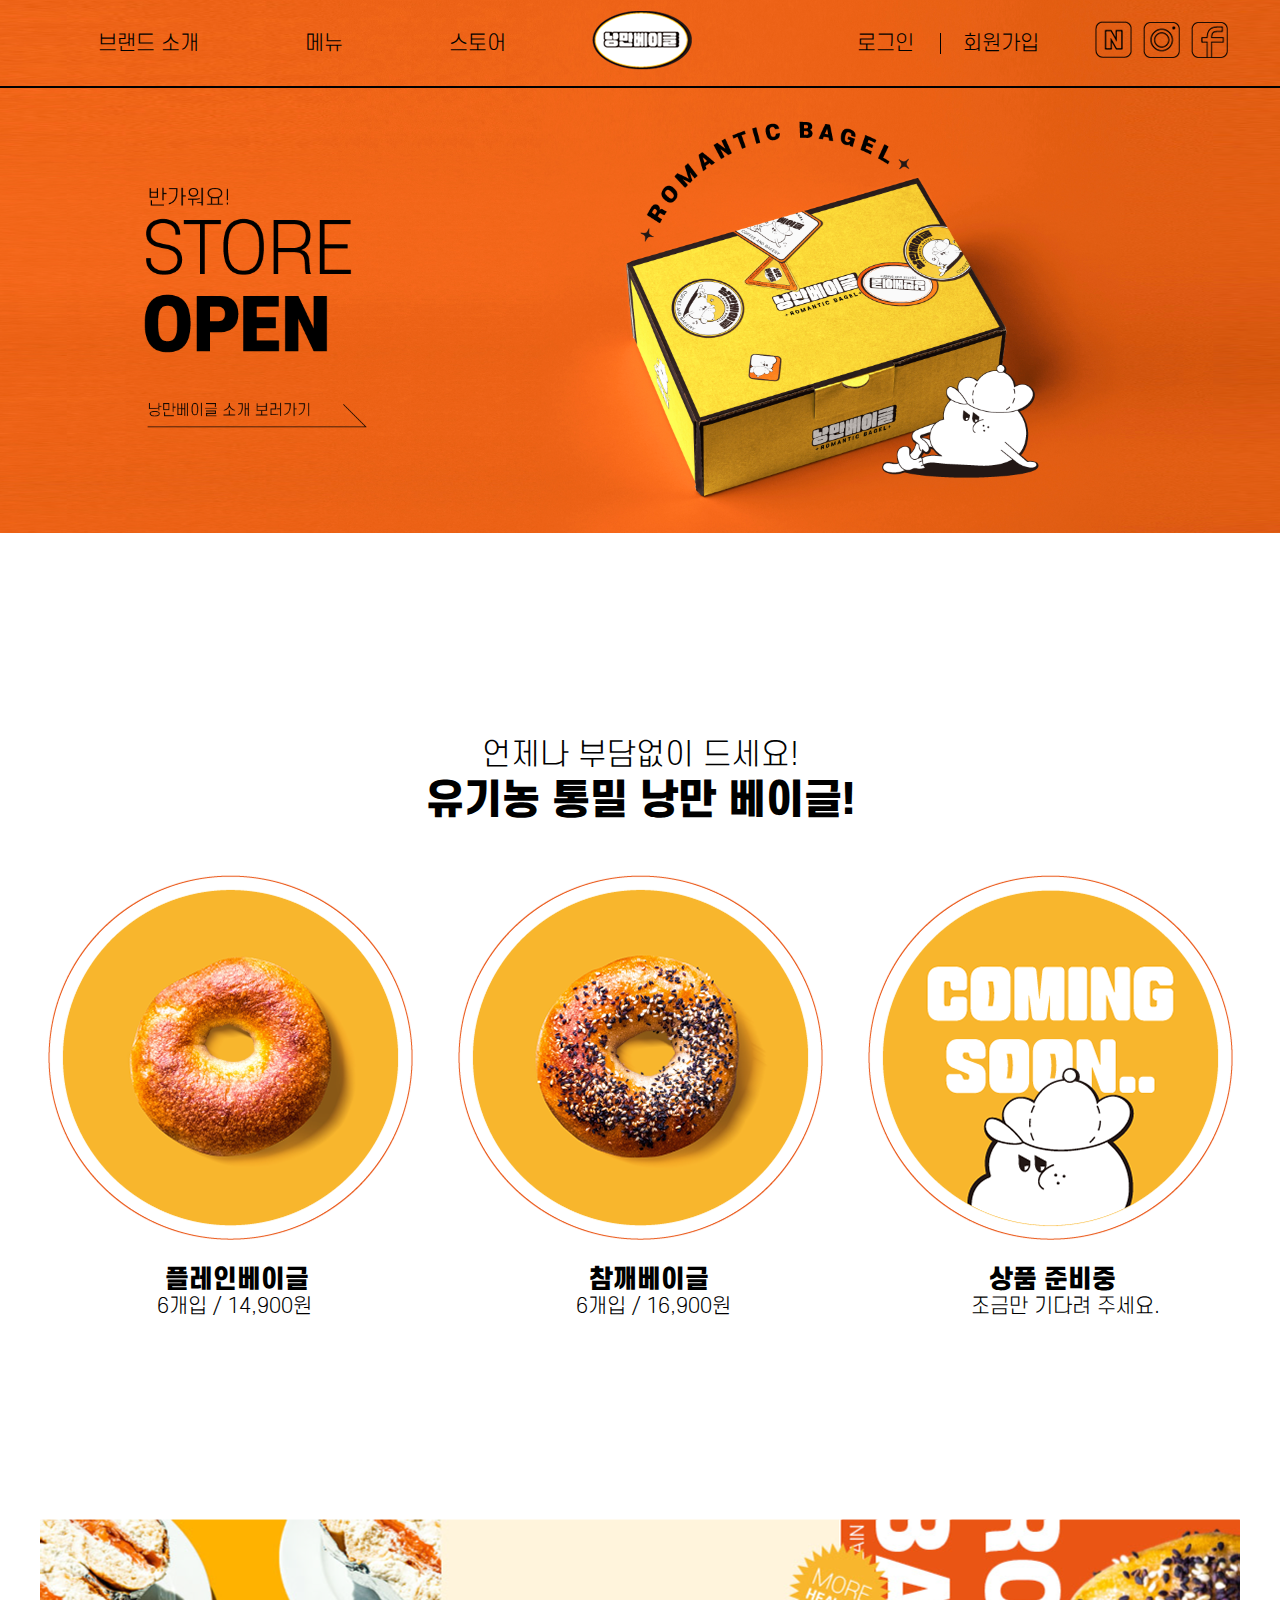
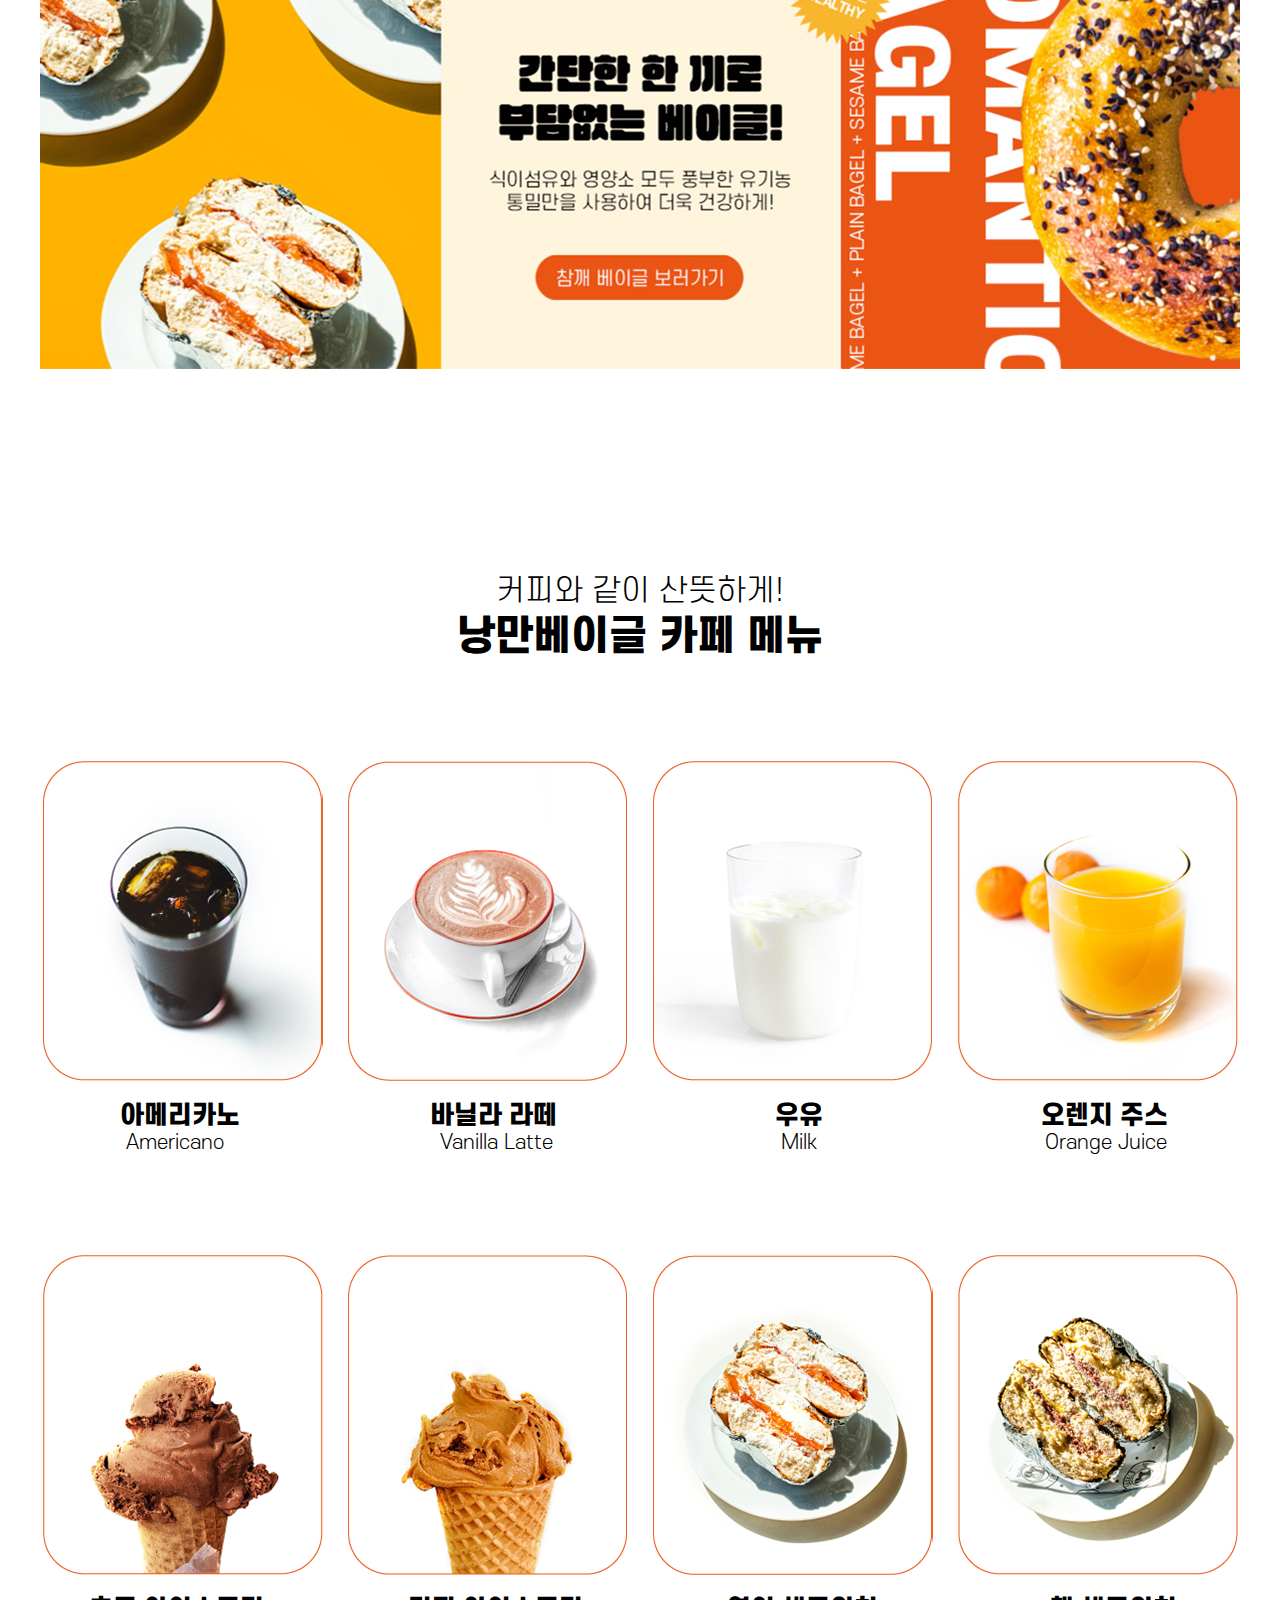
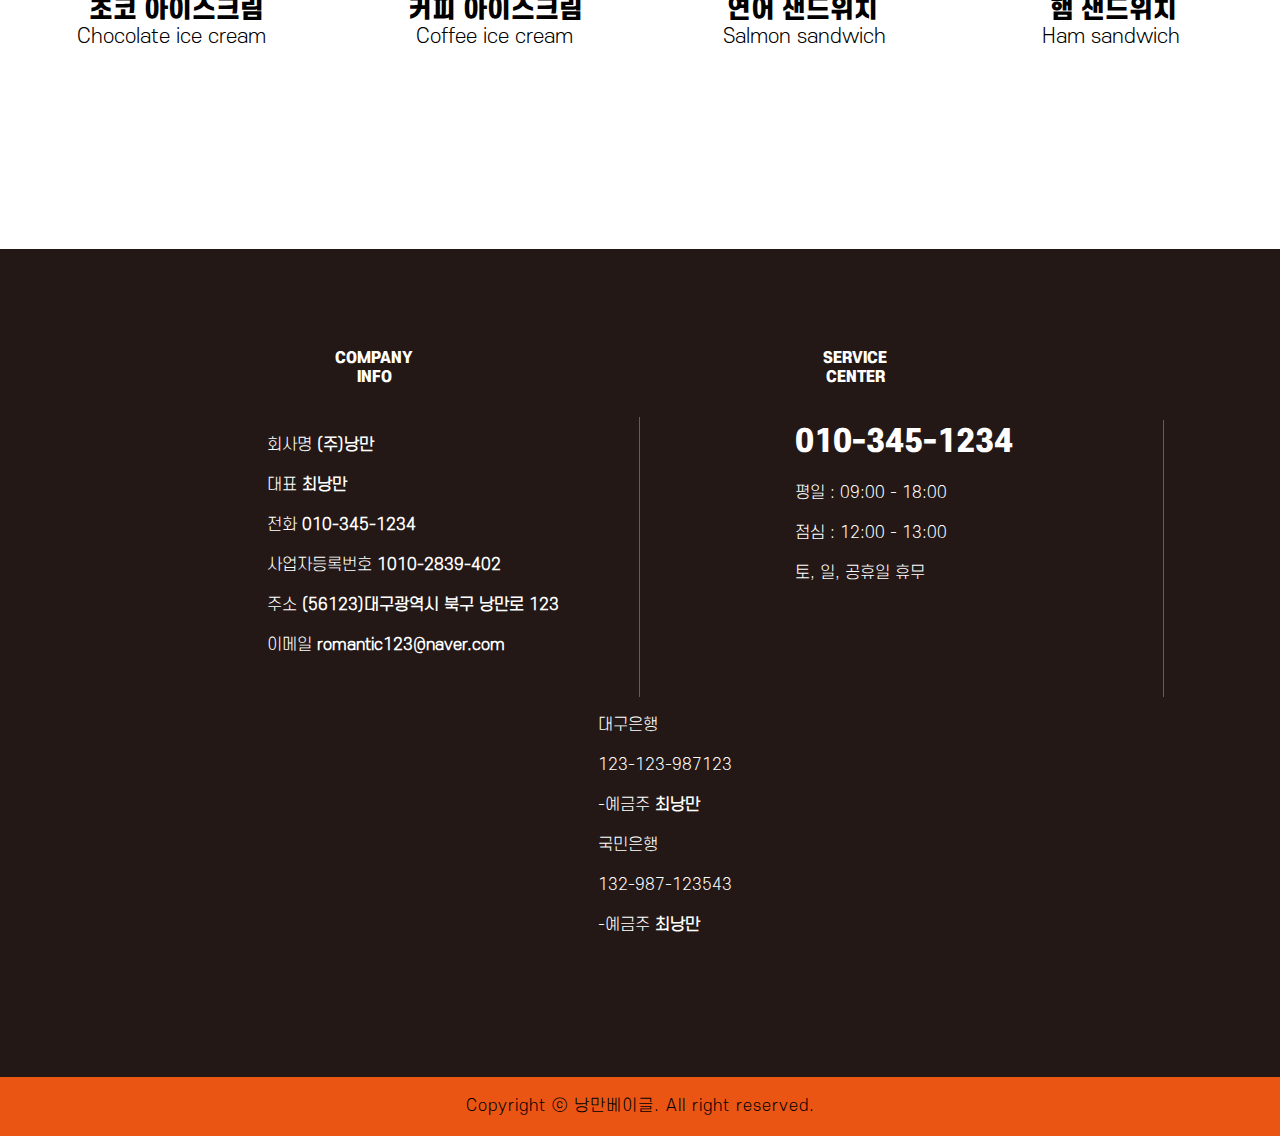
<file: index.html>
<!DOCTYPE html>
<html>
<head>
    <meta charset="utf-8">
    <title>romantic_bagel</title>
    <link rel="stylesheet" href="./style.css">
</head>
<body>
<div class="category">
        <a href="./brand.html">브랜드 소개</a>
        <a href="./memu.html">메뉴</a>
        <a href="./store.html">스토어</a>
    </div>
    <span class="main_logo">
    <a href="./index.html">
        <img src="./img/category_logo.png" alt="category_logo.png"></a>
    </span>
<div class="category">
        <a href="#">로그인</a>
        <span class="log_in">
            <img src="./img/l.png" alt="l.png">
        </span>
        <a href="#">회원가입</a>
        
        <img src="./img/blog_icon.png" alt="blog_icon.png">
        <img src="./img/instagram_icon.png" alt="instagram_icon.png">
        <img src="./img/facebook_icon.png" alt="facebook_icon.png">
    <hr>
</div>
<div class="main_banner">
<a href="./brand.html">
<img src="./img/main_banner.png" alt="main_banner.png"></div></a>

<div class="sub_text">언제나 부담없이 드세요!</div>
<div class="main_text">유기농 통밀 낭만 베이글!</div>
    <span class="main_product">
        <a href="./order_plain.html">
            <img src="./img/main_product_1.png" alt="main_product_1.png"></a></span>
    <span class="main_product">
        <a href="./order_sesame.html">
            <img src="./img/main_product_2.png" alt="main_product_2.png"></a></span>
    <span class="main_product">
        <a href="#">
            <img src="./img/main_product_coming.png" alt="main_product_coming.png"></a>
        </span>

    <div class="product_flex">
        <span class="product_m_text">플레인베이글</span>
        <span class="product_m_text">참깨베이글</span>
        <span class="product_m_text">상품 준비중</span>
    </div>
    <div class="product_flex">
        <span class="product_s_text">&nbsp;&nbsp;&nbsp;&nbsp;&nbsp;&nbsp;6개입 / 14,900원</span>
        <span class="product_s_text">&nbsp;&nbsp;&nbsp;&nbsp;6개입 / 16,900원</span>
        <span class="product_s_text">조금만 기다려 주세요.</span>
    </div>
    <a href="./order_sesame.html">
    <div class="sub_banner"><img src="./img/sub_banner.png" alt="sub_banner.png"></div></a>

    <div class="sub_text">커피와 같이 산뜻하게!</div>
    <div class="main_text">낭만베이글 카페 메뉴</div>
    <div class="product_flex">
        <div class="memu_img">
        <img src="./img/americano.png" alt="americano.png">
        <img src="./img/latte.png" alt="latte.png">
        <img src="./img/milk.png" alt="milk.png">
        <img src="./img/orange_juice.png" alt="orange_juice.png"></div></div>
        <div class="product_flex">
            <span class="product_m_text_2">&nbsp;아메리카노</span>
            <span class="product_m_text_2">바닐라 라떼&nbsp;&nbsp;&nbsp;&nbsp;</span>
            <span class="product_m_text_2">우유&nbsp;&nbsp;&nbsp;&nbsp;</span>
            <span class="product_m_text_2">오렌지 주스</span></div>
        <div class="product_flex">
            <span class="product_s_text_2">&nbsp;&nbsp;Americano</span>
            <span class="product_s_text_2">Vanilla Latte</span>
            <span class="product_s_text_2">&nbsp;&nbsp;Milk&nbsp;</span>
            <span class="product_s_text_2">&nbsp;Orange Juice</span></div>
    <div class="product_flex">
        <div class="memu_img">
        <img src="./img/chocolate_ice.png" alt="chocolate_ice.png">
        <img src="./img/coffee_ice.png" alt="coffee_ice.png">
        <img src="./img/selmon_sand.png" alt="selmon_sand.png">
        <img src="./img/ham_sand.png" alt="ham_sand.png"></div></div>
        <div class="product_flex">
            <span class="product_m_text_3">&nbsp;&nbsp;초코 아이스크림</span>
            <span class="product_m_text_3">커피 아이스크림</span>
            <span class="product_m_text_3">연어 샌드위치&nbsp;&nbsp;&nbsp;&nbsp;</span>
            <span class="product_m_text_3">햄 샌드위치&nbsp;&nbsp;&nbsp;&nbsp;</span></div>
        <div class="product_flex">
            <span class="product_s_text_3">Chocolate ice cream</span>
            <span class="product_s_text_3">Coffee ice cream</span>
            <span class="product_s_text_3">Salmon sandwich&nbsp;</span>
            <span class="product_s_text_3">Ham sandwich&nbsp;&nbsp;&nbsp;&nbsp;</span></div>

<div class="bottom_information">
    <div class="product_flex_2">
    <div class="info_title">COMPANY INFO</div>
    <div class="info_title_2">SERVICE CENTER</div>
    <div class="info_title">BANK ACCOUNT</div>
    </div>
<span class="info_contect">
    <p>회사명 <strong>(주)낭만</strong></p>
    <p>대표 <strong>최낭만</strong></p>
    <p>전화 <strong>010-345-1234</strong></p>
    <p>사업자등록번호 <strong>1010-2839-402</strong></p>
    <p>주소 <strong>(56123)대구광역시 북구 낭만로 123</strong></p>
    <p>이메일 <strong>romantic123@naver.com</strong></p>
&nbsp;<br>
</span>
<span class="info_contect_2">
    <span class="numder">010-345-1234</span>
    <p>평일 : 09:00 - 18:00</p>
    <p>점심 : 12:00 - 13:00</p>
    <p>토, 일, 공휴일 휴무</p>
    &nbsp;<br>
    &nbsp;<br>
    &nbsp;<br>
    &nbsp;<br>
</span>
<span class="info_contect_3">
    <p>대구은행</p>
    <p>123-123-987123</p>
    <p>-예금주 <strong>최낭만</strong></p>
    <p>국민은행</p>
    <p>132-987-123543</p>
    <p>-예금주 <strong>최낭만</strong></p>
    &nbsp;<br>
</span>
</div>

<div class="bottom_copyright">Copyright ⓒ 낭만베이글. All right reserved.</div>

</body>
</html>
</file>
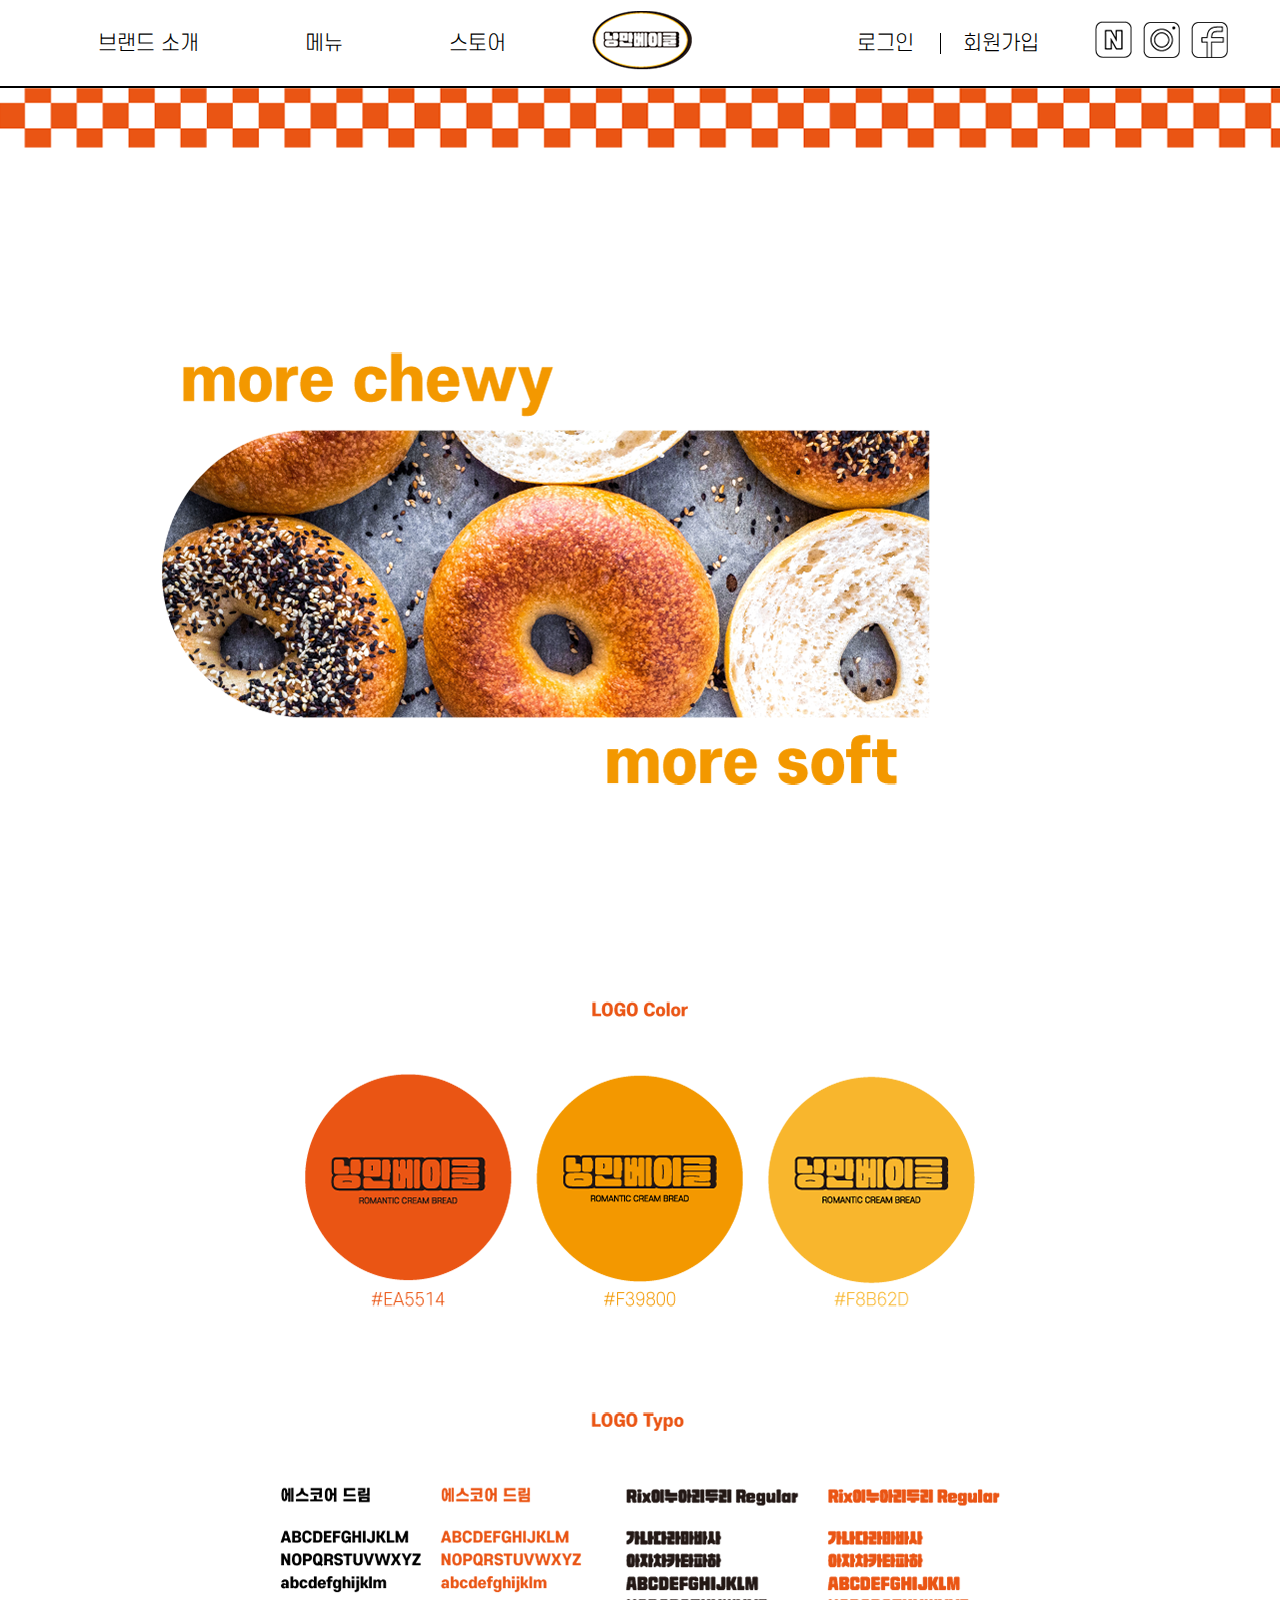
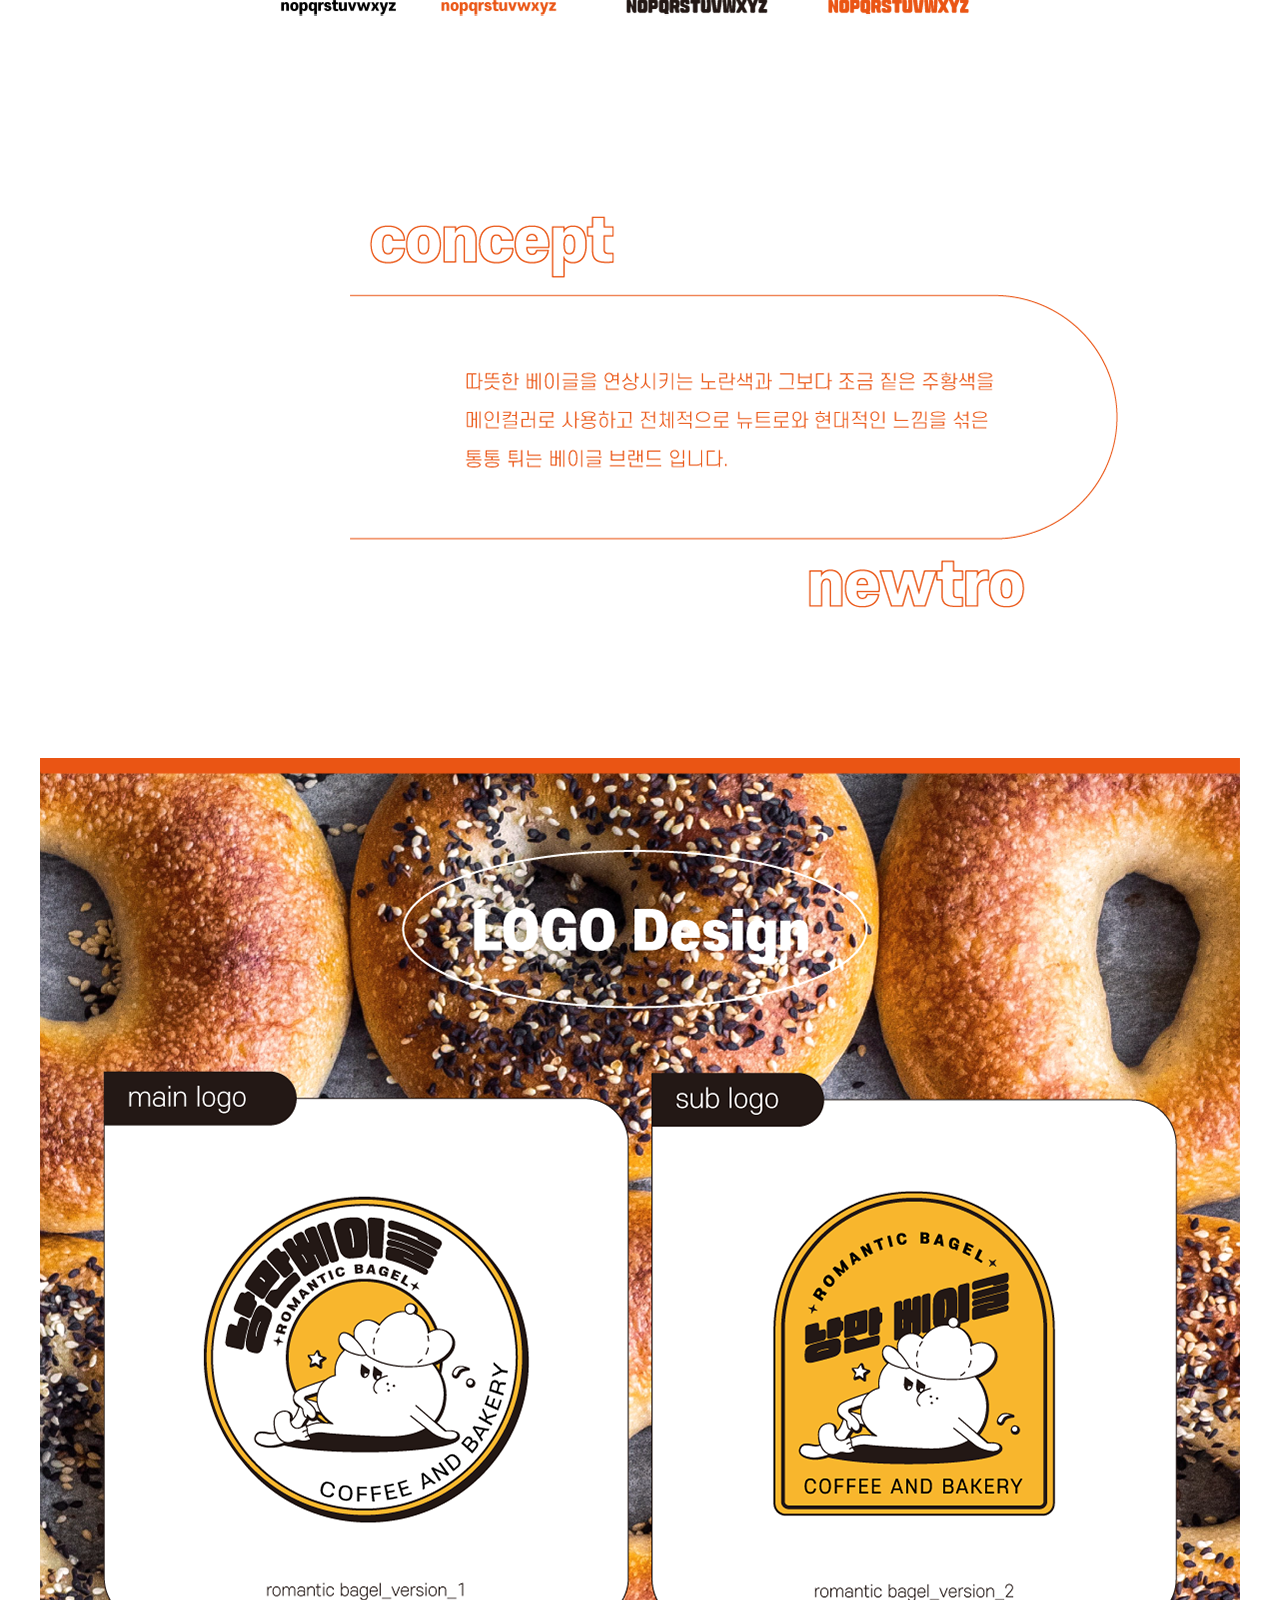
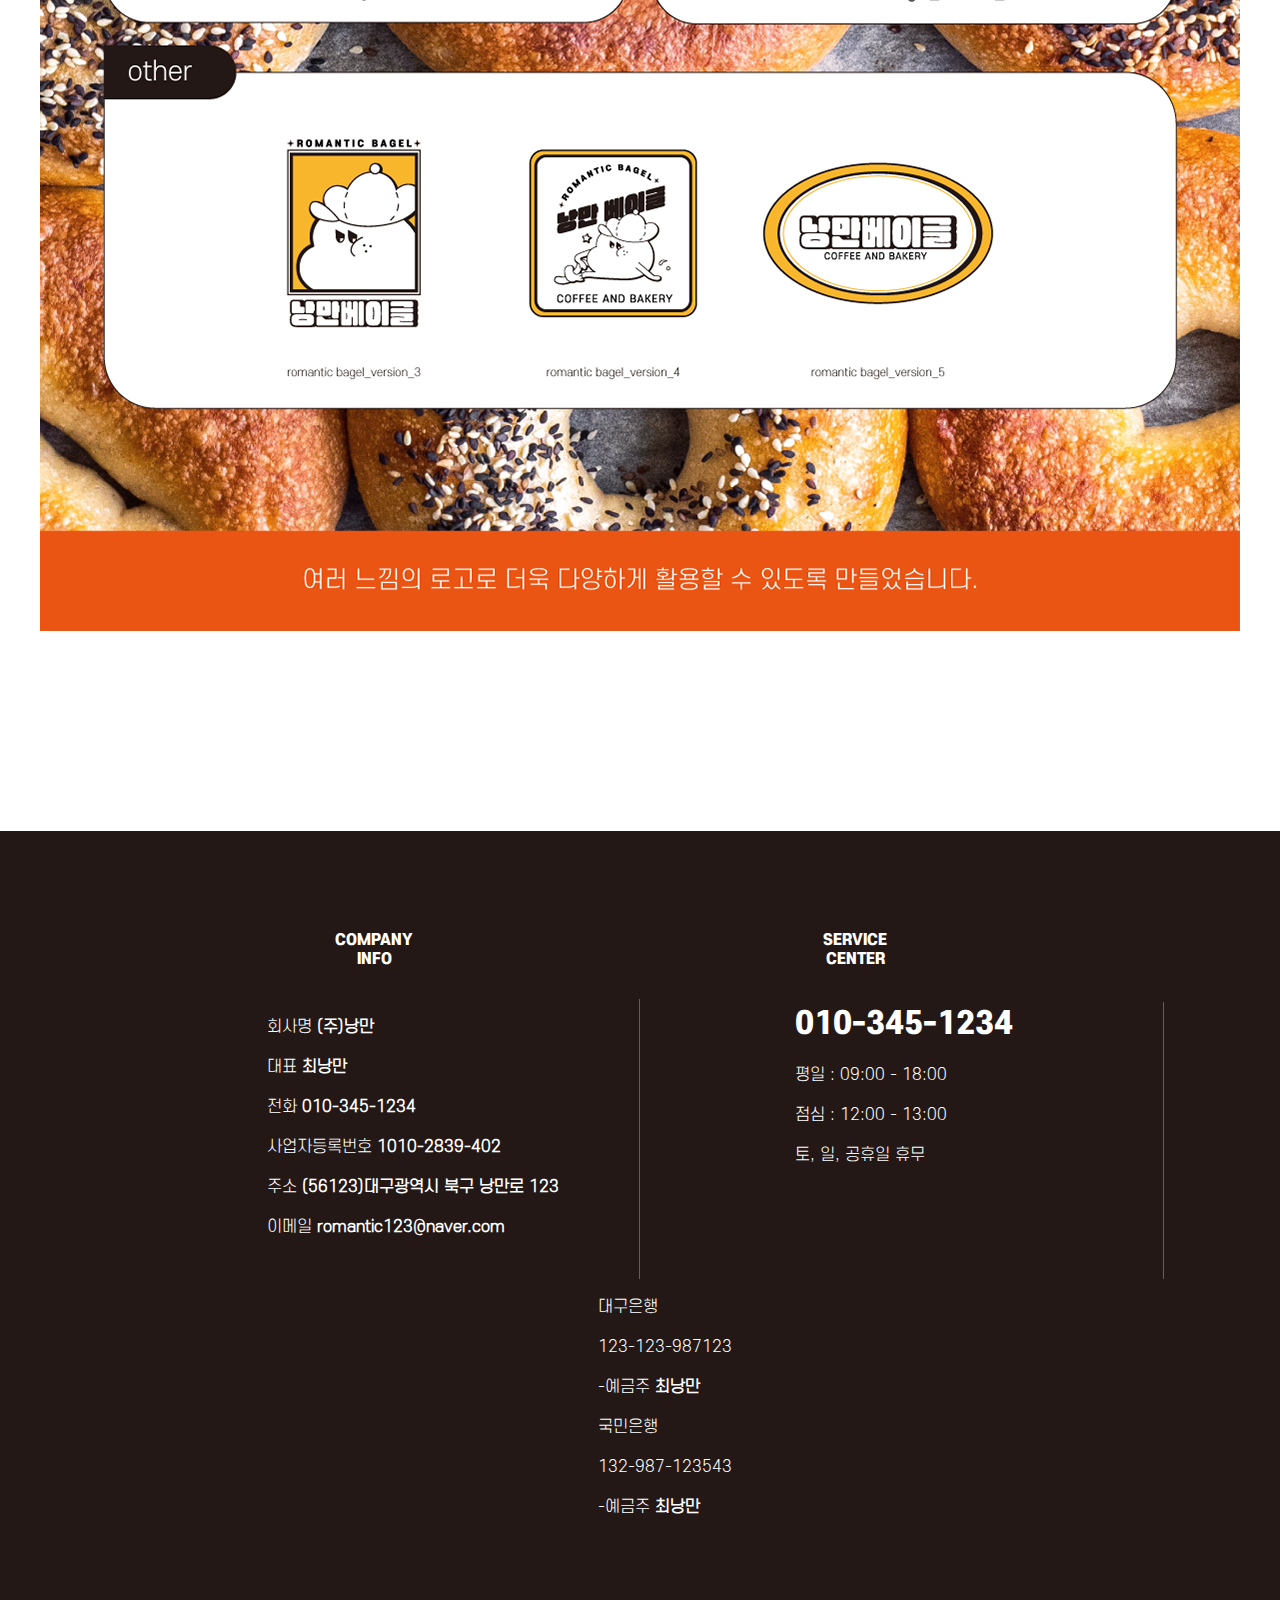
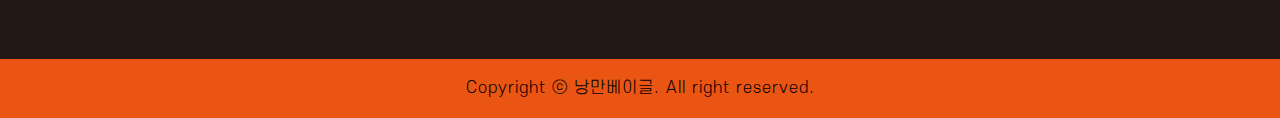
<file: brand.html>
<!DOCTYPE html>
<html>
<head>
    <meta charset="utf-8">
    <title>romantic_bagel</title>
    <link rel="stylesheet" href="./style.css">
</head>
<body>
<div class="category">
        <a href="./brand.html">브랜드 소개</a>
        <a href="./memu.html">메뉴</a>
        <a href="./store.html">스토어</a>
    </div>
    <span class="main_logo">
    <a href="./index.html">
        <img src="./img/category_logo.png" alt="category_logo.png"></a>
    </span>
<div class="category">
        <a href="#">로그인</a>
        <span class="log_in">
            <img src="./img/l.png" alt="l.png">
        </span>
        <a href="#">회원가입</a>
        
        <img src="./img/blog_icon.png" alt="blog_icon.png">
        <img src="./img/instagram_icon.png" alt="instagram_icon.png">
        <img src="./img/facebook_icon.png" alt="facebook_icon.png">
    <hr>
</div>

<div class="top_patten">
<img src="./img/top_checkbord_patten.png" alt="top_checkbord_patten.png"></div>


<div class="in_banner">
    <img src="./img/introduction_banner_1.png" alt="introduction_banner_1.png"></div>
<div class="in_banner_2">
    <img src="./img/introduction_banner_2.png" alt="introduction_banner_2.png"></div>
<div class="in_banner_3">
    <img src="./img/introduction_banner_3.png" alt="introduction_banner_3.png"></div>
<div class="in_banner_4">
    <img src="./img/introduction_banner_4.png" alt="introduction_banner_4.png"></div>
<div class="in_banner_5">
    <img src="./img/introduction_banner_5.png" alt="introduction_banner_5.png"></div>

<div class="bottom_information">
    <div class="product_flex_2">
    <div class="info_title">COMPANY INFO</div>
    <div class="info_title_2">SERVICE CENTER</div>
    <div class="info_title">BANK ACCOUNT</div>
    </div>
<span class="info_contect">
    <p>회사명 <strong>(주)낭만</strong></p>
    <p>대표 <strong>최낭만</strong></p>
    <p>전화 <strong>010-345-1234</strong></p>
    <p>사업자등록번호 <strong>1010-2839-402</strong></p>
    <p>주소 <strong>(56123)대구광역시 북구 낭만로 123</strong></p>
    <p>이메일 <strong>romantic123@naver.com</strong></p>
&nbsp;<br>
</span>
<span class="info_contect_2">
    <span class="numder">010-345-1234</span>
    <p>평일 : 09:00 - 18:00</p>
    <p>점심 : 12:00 - 13:00</p>
    <p>토, 일, 공휴일 휴무</p>
    &nbsp;<br>
    &nbsp;<br>
    &nbsp;<br>
    &nbsp;<br>
</span>
<span class="info_contect_3">
    <p>대구은행</p>
    <p>123-123-987123</p>
    <p>-예금주 <strong>최낭만</strong></p>
    <p>국민은행</p>
    <p>132-987-123543</p>
    <p>-예금주 <strong>최낭만</strong></p>
    &nbsp;<br>
</span>
</div>

<div class="bottom_copyright">Copyright ⓒ 낭만베이글. All right reserved.</div>

</body>
</html>
</file>
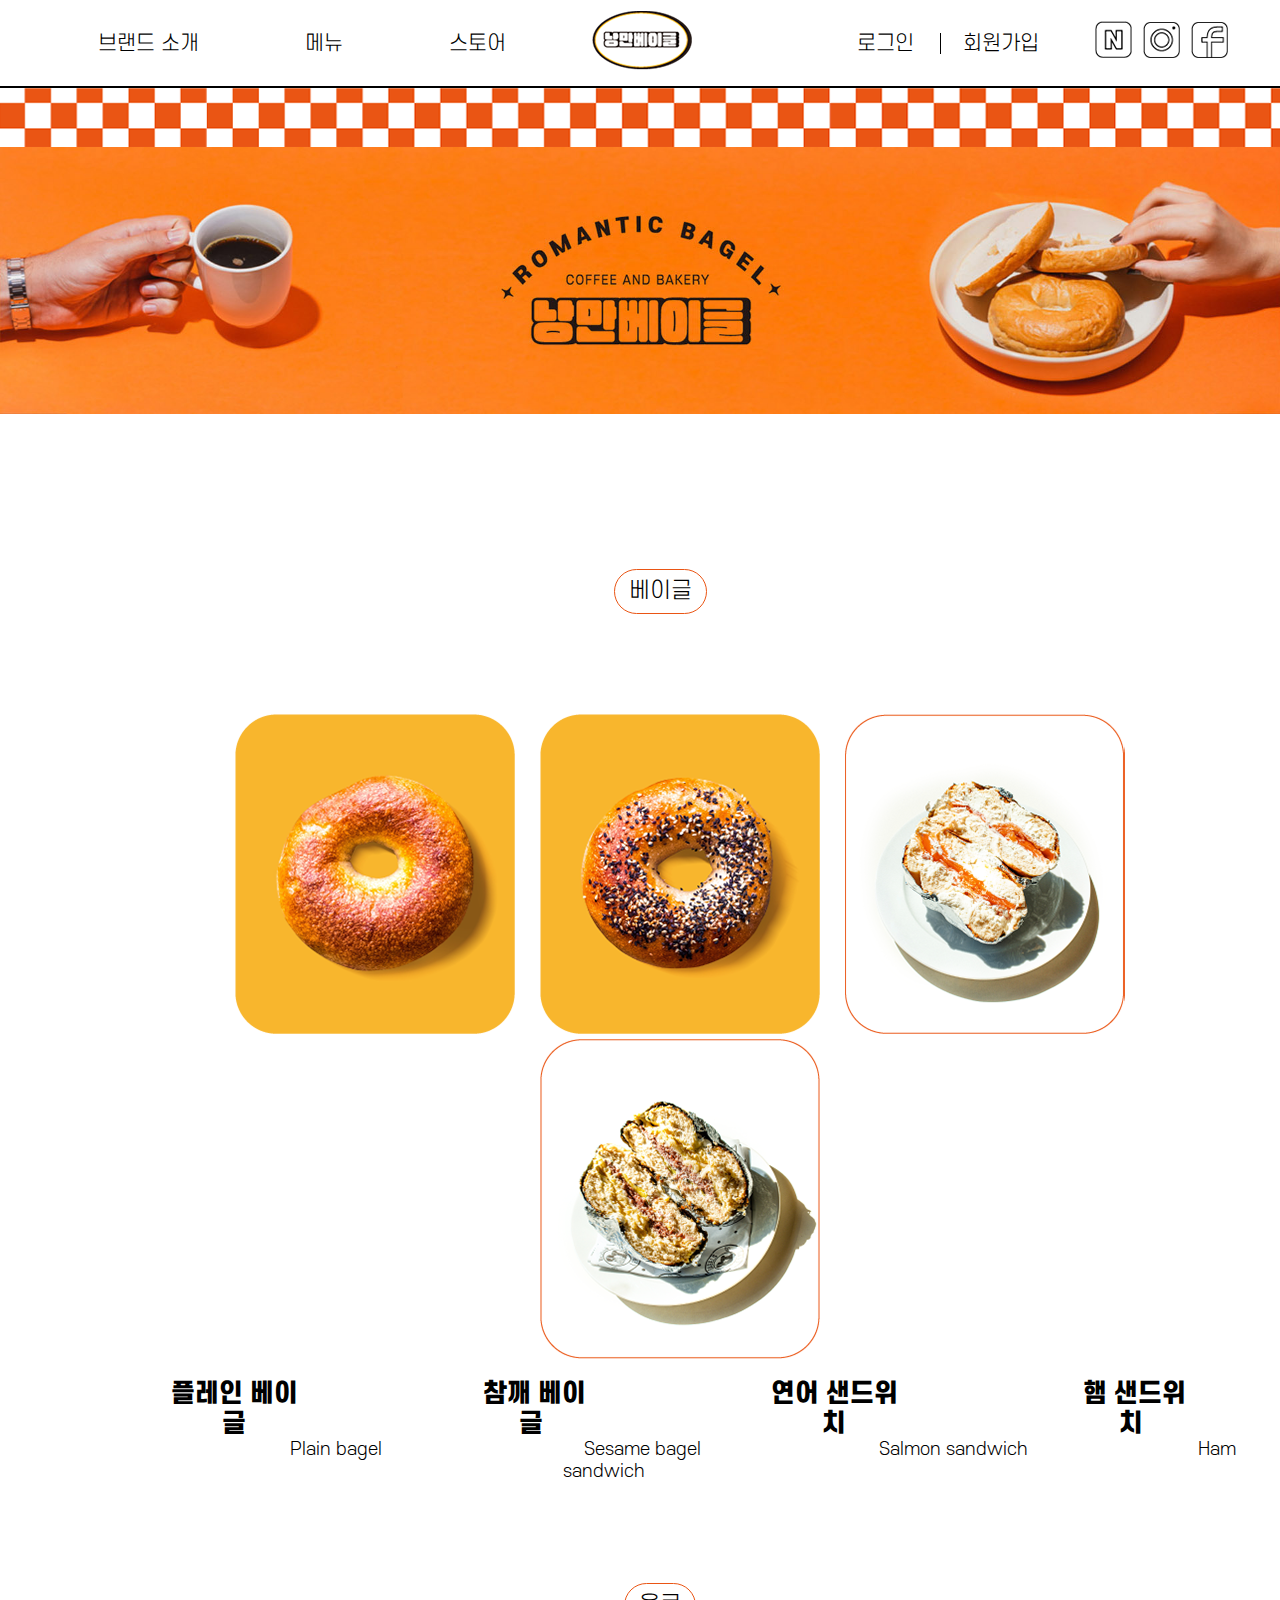
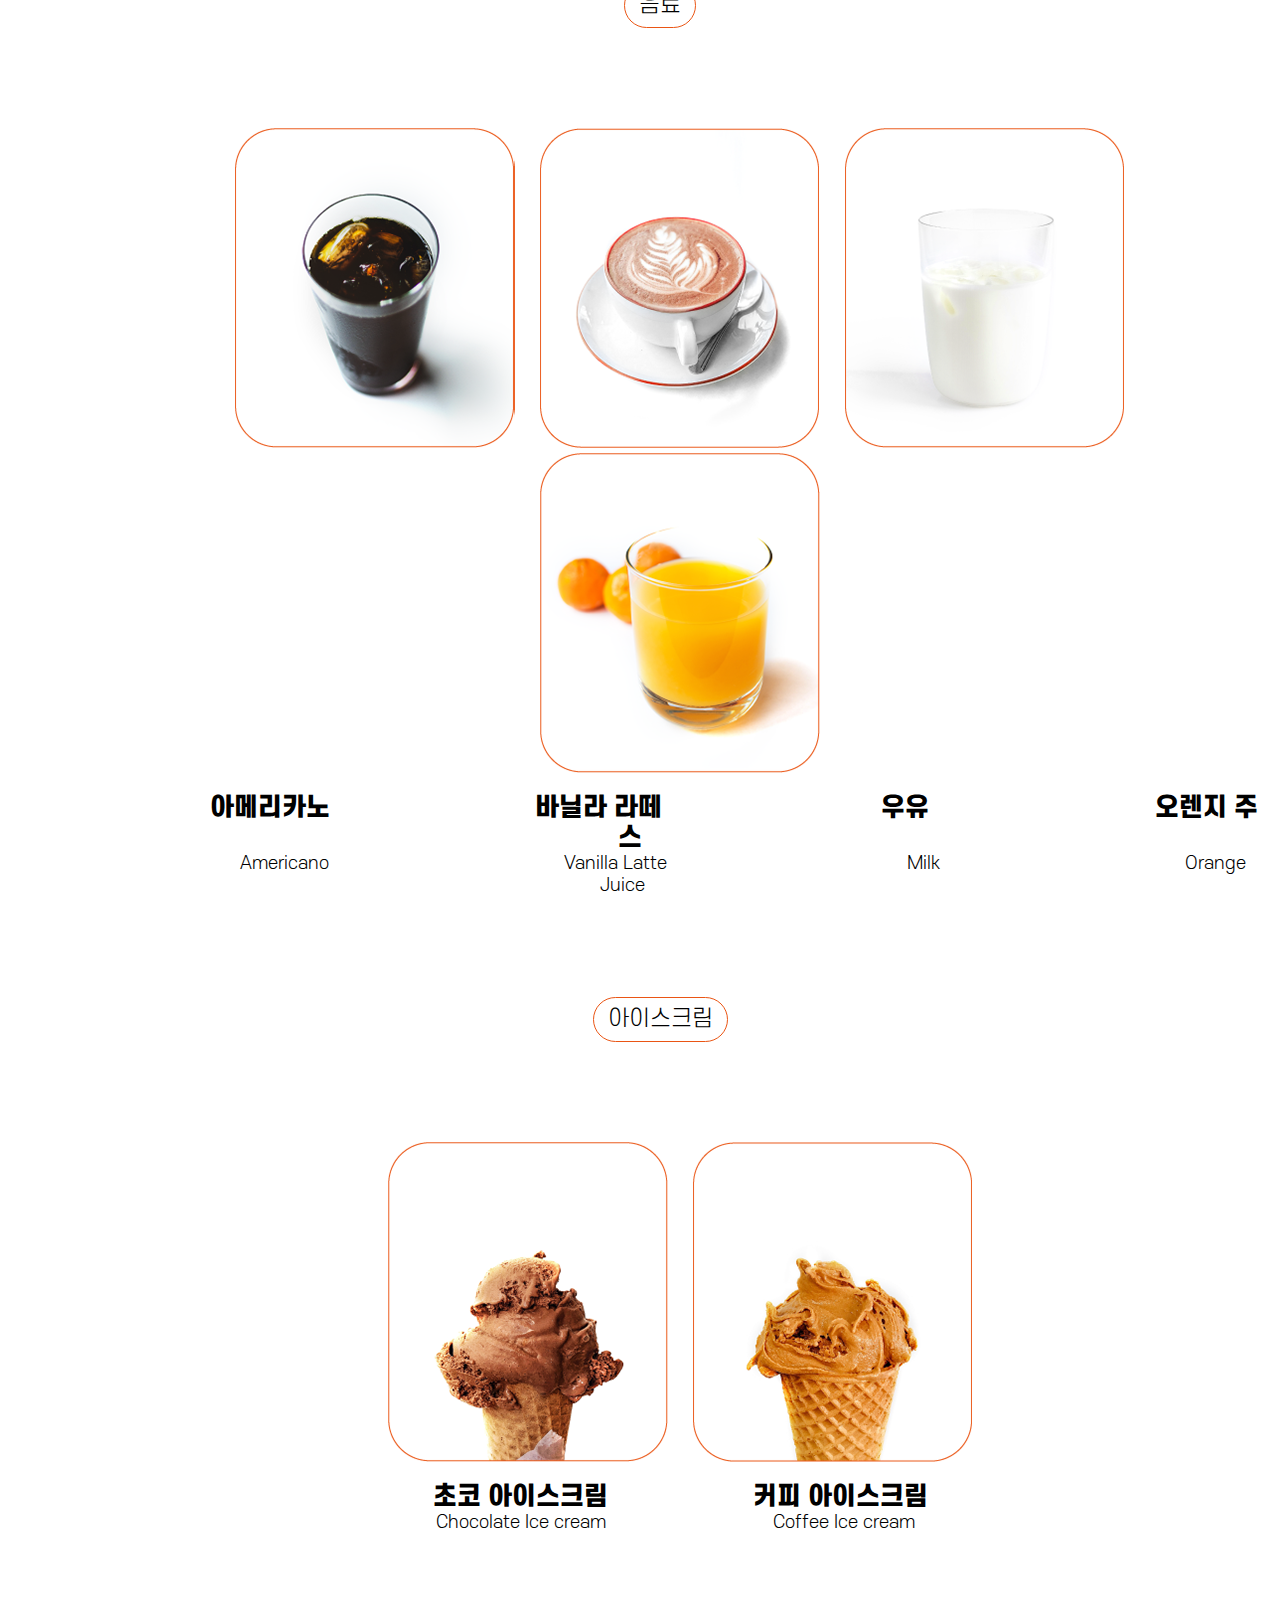
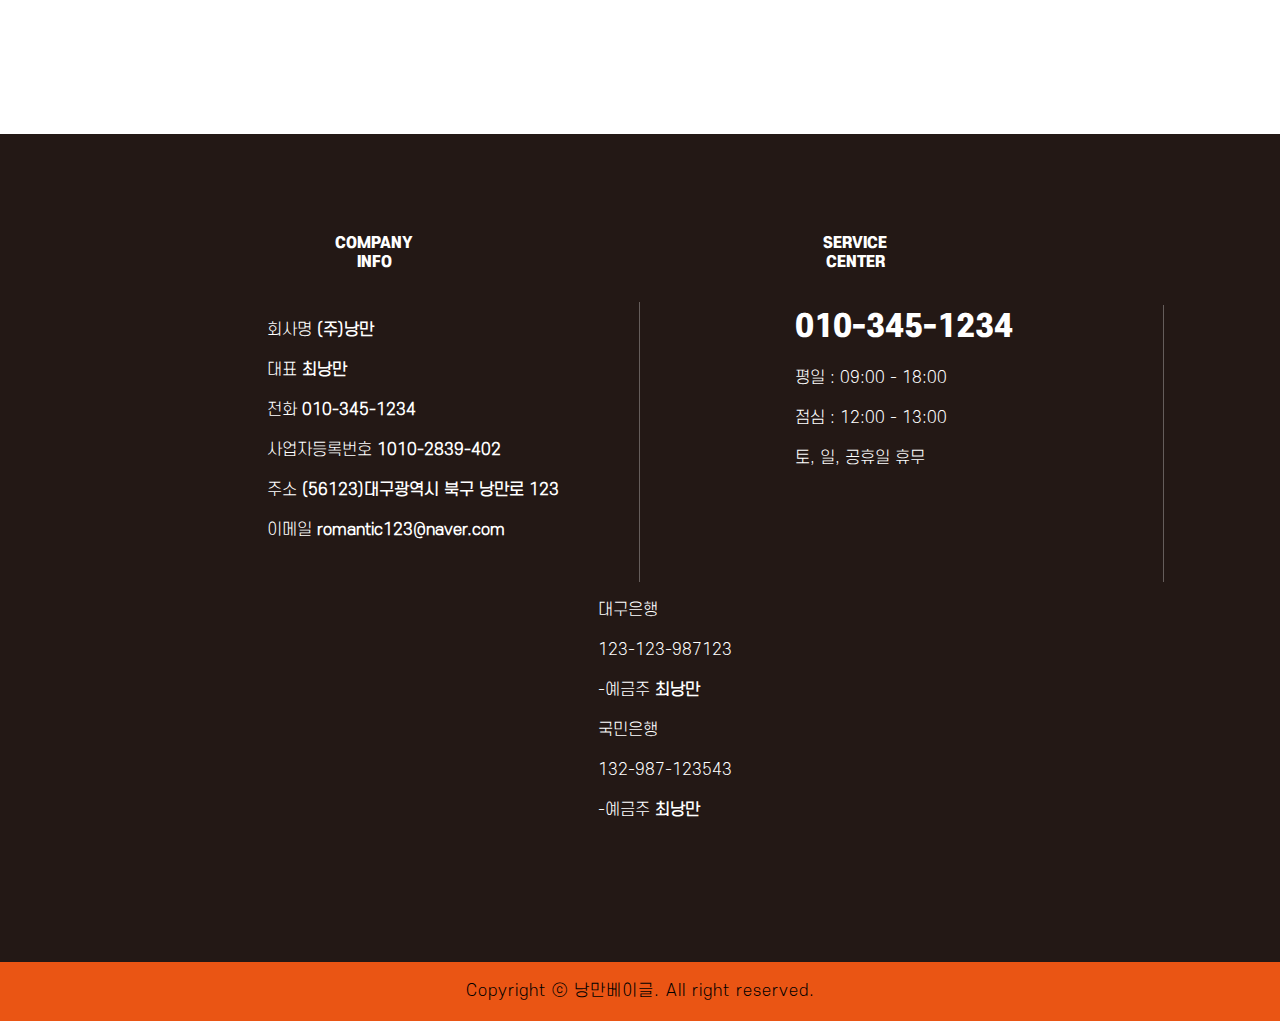
<file: memu.html>
<!DOCTYPE html>
<html>
<head>
    <meta charset="utf-8">
    <title>romantic_bagel</title>
    <link rel="stylesheet" href="./style.css">
    <link rel="stylesheet" href="./mediaquery.css">
</head>
<body>
<div class="category">
        <a href="./brand.html">브랜드 소개</a>
        <a href="./memu.html">메뉴</a>
        <a href="./store.html">스토어</a>
    </div>
    <span class="main_logo">
    <a href="./index.html">
        <img src="./img/category_logo.png" alt="category_logo.png"></a>
    </span>
<div class="category">
        <a href="#">로그인</a>
        <span class="log_in">
            <img src="./img/l.png" alt="l.png">
        </span>
        <a href="#">회원가입</a>
        
        <img src="./img/blog_icon.png" alt="blog_icon.png">
        <img src="./img/instagram_icon.png" alt="instagram_icon.png">
        <img src="./img/facebook_icon.png" alt="facebook_icon.png">
    <hr>
</div>

<div class="top_patten">
<img src="./img/top_checkbord_patten.png" alt="top_checkbord_patten.png"></div>

<div class="memu_banner">
    <img src="./img/memu_banner_2.jpg" alt="memu_banner_2.png"></div>




<div class="memu">
    <ul class="dep1">
        <li>
            <a href="#"><button class="memu_button">베이글</button></a>
            <ul class="dep2">
                <div class="product_flex">
                    <div class="memu_img">
                        <a href="./order_plain.html"><img src="./img/plain_bagel.png" alt="plain_bagel.png"></a>
                        <a href="./order_sesame.html"><img src="./img/sesame_bagel.png" alt="sesame_bagel.png"></a>
                        <img src="./img/selmon_sand.png" alt="selmon_sand.png">
                        <img src="./img/ham_sand.png" alt="ham_sand.png">
                    </div></div>
                    <div class="product_flex">
                        <span class="memu_m_text">플레인 베이글</span>
                        <span class="memu_m_text">참깨 베이글&nbsp;</span>
                        <span class="memu_m_text">연어 샌드위치</span>
                        <span class="memu_m_text">햄 샌드위치&nbsp;</span>
                    </div>
                    <div class="product_flex">
                        <div class="memu_s_texts">
                        <span class="memu_s_text">Plain bagel</span>
                        <span class="memu_s_text_2">Sesame bagel</span>
                        <span class="memu_s_text_3">Salmon sandwich</span>
                        <span class="memu_s_text">Ham sandwich</span>
                    </div></div>
            </ul>
        </li>
        <li>
            <a href="#"><button class="memu_button">음료</button></a>
            <ul class="dep2">
                <div class="product_flex">
                    <div class="memu_img">
                        <img src="./img/americano.png" alt="americano.png">
                        <img src="./img/latte.png" alt="latte.png">
                        <img src="./img/milk.png" alt="milk.png">
                        <img src="./img/orange_juice.png" alt="orange_juice.png">
                    </div></div>
                    <div class="product_flex">
                        <div class="memu_m_texts_2">
                        <span class="memu_m_text2">&nbsp;아메리카노</span>
                        <span class="memu_m_text2">바닐라 라떼&nbsp;&nbsp;</span>
                        <span class="memu_m_text2">우유&nbsp;&nbsp;&nbsp;</span>
                        <span class="memu_m_text2">오렌지 주스</span>
                    </div></div>
                    <div class="product_flex">
                        <div class="memu_s_texts_2">
                        <span class="memu_s_text3">&nbsp;&nbsp;Americano</span>
                        <span class="memu_s_text3">Vanilla Latte</span>
                        <span class="memu_s_text3">&nbsp;Milk&nbsp;&nbsp;</span>
                        <span class="memu_s_text3">Orange Juice</span>
                    </div></div>
            </ul>
        </li>
        <li>
            <a href="#"><button class="memu_button">아이스크림</button></a>
            <ul class="dep2">
                <div class="product_flex">
                    <div class="memu_img">
                        &nbsp;&nbsp;&nbsp;&nbsp;&nbsp;&nbsp;&nbsp;
                        &nbsp;&nbsp;&nbsp;&nbsp;&nbsp;&nbsp;&nbsp;
                        &nbsp;&nbsp;&nbsp;&nbsp;&nbsp;&nbsp;&nbsp;
                        &nbsp;&nbsp;&nbsp;&nbsp;&nbsp;&nbsp;&nbsp;
                        <img src="./img/chocolate_ice.png" alt="chocolate_ice.png">
                        <img src="./img/coffee_ice.png" alt="coffee_ice.png">
                        &nbsp;&nbsp;&nbsp;&nbsp;&nbsp;&nbsp;&nbsp;
                        &nbsp;&nbsp;&nbsp;&nbsp;&nbsp;&nbsp;&nbsp;
                        &nbsp;&nbsp;&nbsp;&nbsp;&nbsp;&nbsp;&nbsp;
                        &nbsp;&nbsp;&nbsp;&nbsp;&nbsp;&nbsp;&nbsp;
                    </div></div>
                    <div class="product_flex">
                        <div class="memu_m_texts_3">
                        <span class="memu_m_text4">초코 아이스크림</span>
                        <span class="memu_m_text4">커피 아이스크림</span>
                    </div></div>
                    <div class="product_flex">
                        <div class="memu_s_texts_3">
                        <span class="memu_s_text5">Chocolate Ice cream</span>
                        <span class="memu_s_text5">Coffee Ice cream&nbsp;&nbsp;</span>
                    </div></div>
            </ul>
        </li>
</ul>



</div>






















<div class="bottom_information">
    <div class="product_flex_2">
    <div class="info_title">COMPANY INFO</div>
    <div class="info_title_2">SERVICE CENTER</div>
    <div class="info_title">BANK ACCOUNT</div>
    </div>
<span class="info_contect">
    <p>회사명 <strong>(주)낭만</strong></p>
    <p>대표 <strong>최낭만</strong></p>
    <p>전화 <strong>010-345-1234</strong></p>
    <p>사업자등록번호 <strong>1010-2839-402</strong></p>
    <p>주소 <strong>(56123)대구광역시 북구 낭만로 123</strong></p>
    <p>이메일 <strong>romantic123@naver.com</strong></p>
&nbsp;<br>
</span>
<span class="info_contect_2">
    <span class="numder">010-345-1234</span>
    <p>평일 : 09:00 - 18:00</p>
    <p>점심 : 12:00 - 13:00</p>
    <p>토, 일, 공휴일 휴무</p>
    &nbsp;<br>
    &nbsp;<br>
    &nbsp;<br>
    &nbsp;<br>
</span>
<span class="info_contect_3">
    <p>대구은행</p>
    <p>123-123-987123</p>
    <p>-예금주 <strong>최낭만</strong></p>
    <p>국민은행</p>
    <p>132-987-123543</p>
    <p>-예금주 <strong>최낭만</strong></p>
    &nbsp;<br>
</span>
</div>

<div class="bottom_copyright">Copyright ⓒ 낭만베이글. All right reserved.</div>

</body>
</html>
</file>
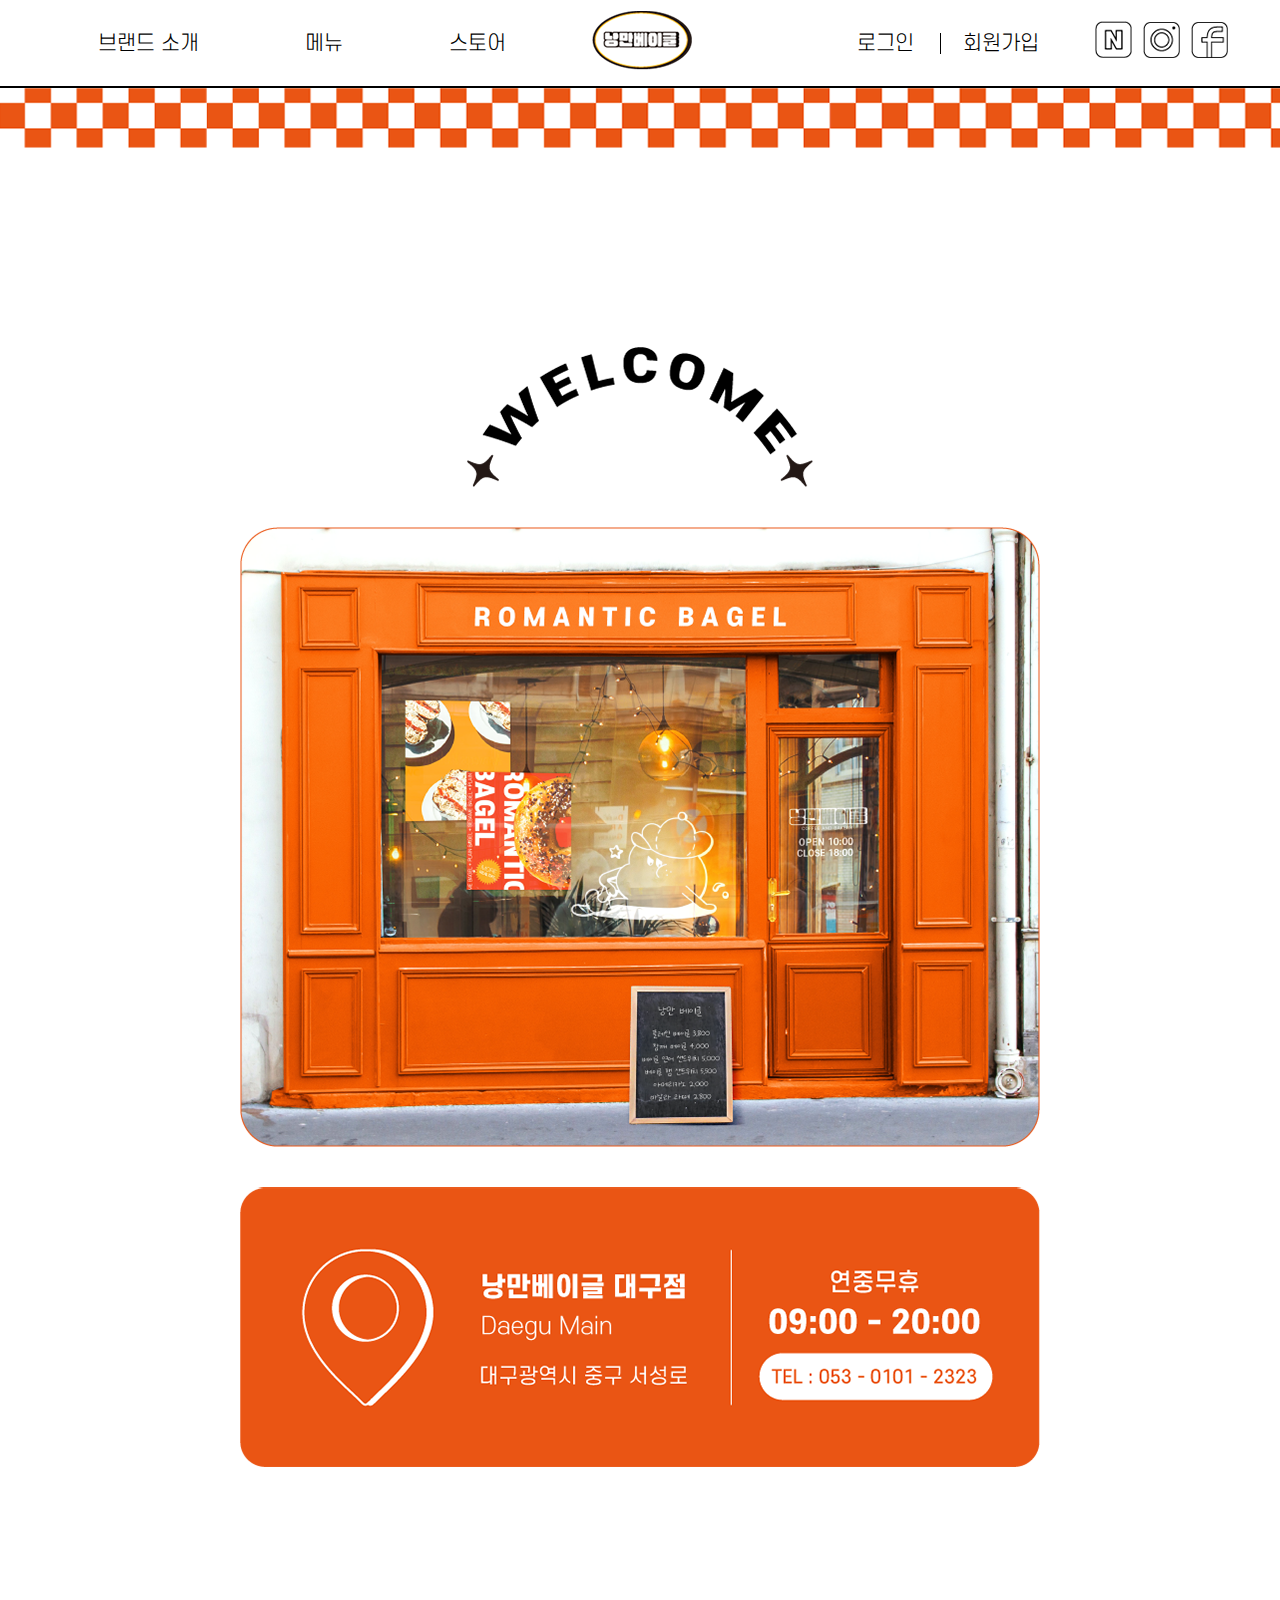
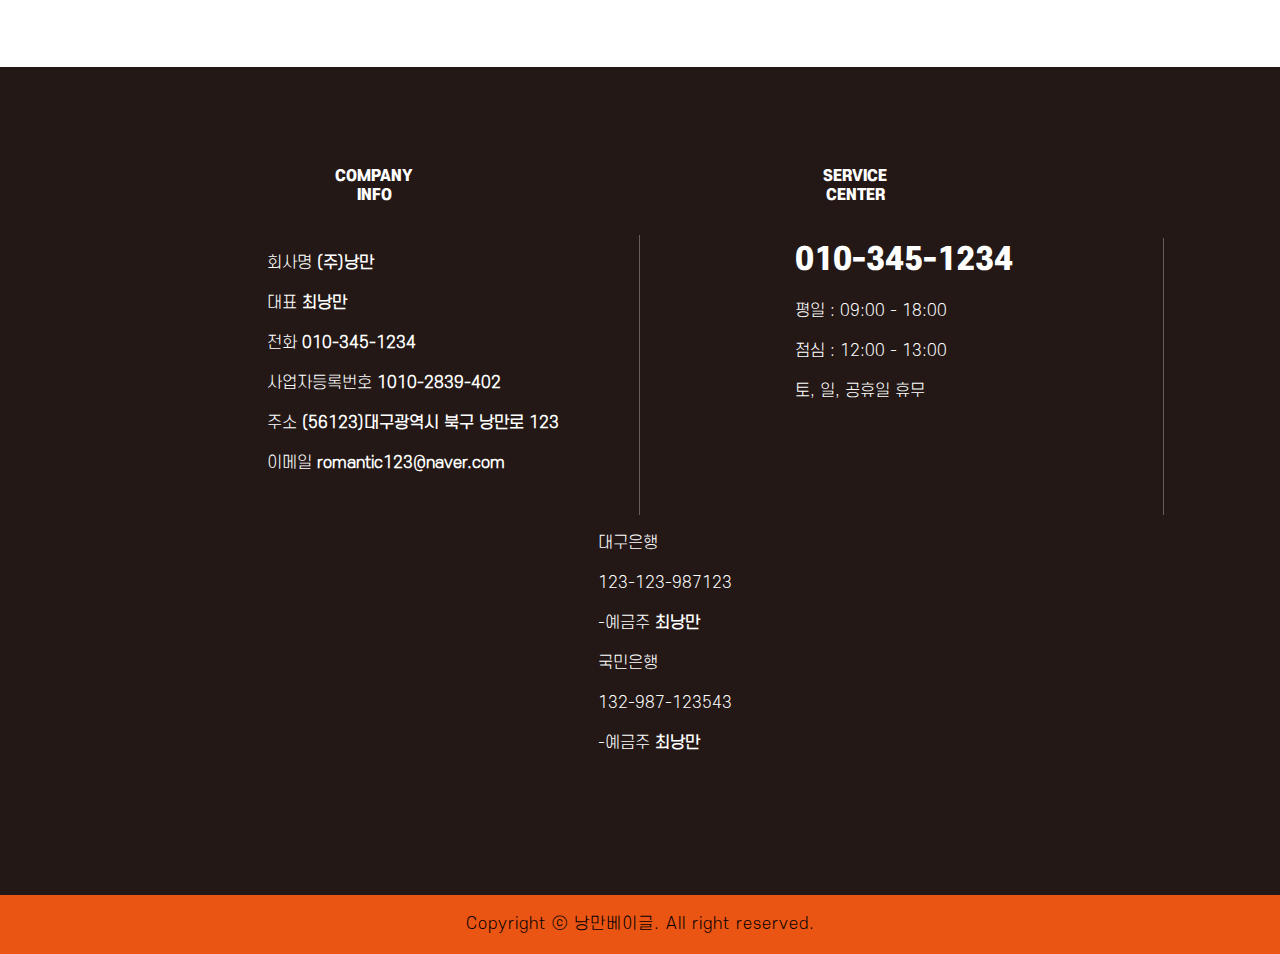
<file: store.html>
<!DOCTYPE html>
<html>
<head>
    <meta charset="utf-8">
    <title>romantic_bagel</title>
    <link rel="stylesheet" href="./style.css">
</head>
<body>
<div class="category">
        <a href="./brand.html">브랜드 소개</a>
        <a href="./memu.html">메뉴</a>
        <a href="./store.html">스토어</a>
    </div>
    <span class="main_logo">
    <a href="./index.html">
        <img src="./img/category_logo.png" alt="category_logo.png"></a>
    </span>
<div class="category">
        <a href="#">로그인</a>
        <span class="log_in">
            <img src="./img/l.png" alt="l.png">
        </span>
        <a href="#">회원가입</a>
        
        <img src="./img/blog_icon.png" alt="blog_icon.png">
        <img src="./img/instagram_icon.png" alt="instagram_icon.png">
        <img src="./img/facebook_icon.png" alt="facebook_icon.png">
    <hr>
</div>

<div class="top_patten">
<img src="./img/top_checkbord_patten.png" alt="top_checkbord_patten.png"></div>

<div class="welcome">
    <img src="./img/store_welcome.png" alt="welcome.png"></div>
<div class="store_main">
    <img src="./img/store_main_img.png" alt="store_main.png"></div>
<div class="store_text">
    <img src="./img/store_text.png" alt="store_text.png"></div>

<div class="bottom_information">
    <div class="product_flex_2">
    <div class="info_title">COMPANY INFO</div>
    <div class="info_title_2">SERVICE CENTER</div>
    <div class="info_title">BANK ACCOUNT</div>
    </div>
<span class="info_contect">
    <p>회사명 <strong>(주)낭만</strong></p>
    <p>대표 <strong>최낭만</strong></p>
    <p>전화 <strong>010-345-1234</strong></p>
    <p>사업자등록번호 <strong>1010-2839-402</strong></p>
    <p>주소 <strong>(56123)대구광역시 북구 낭만로 123</strong></p>
    <p>이메일 <strong>romantic123@naver.com</strong></p>
&nbsp;<br>
</span>
<span class="info_contect_2">
    <span class="numder">010-345-1234</span>
    <p>평일 : 09:00 - 18:00</p>
    <p>점심 : 12:00 - 13:00</p>
    <p>토, 일, 공휴일 휴무</p>
    &nbsp;<br>
    &nbsp;<br>
    &nbsp;<br>
    &nbsp;<br>
</span>
<span class="info_contect_3">
    <p>대구은행</p>
    <p>123-123-987123</p>
    <p>-예금주 <strong>최낭만</strong></p>
    <p>국민은행</p>
    <p>132-987-123543</p>
    <p>-예금주 <strong>최낭만</strong></p>
    &nbsp;<br>
</span>
</div>

<div class="bottom_copyright">Copyright ⓒ 낭만베이글. All right reserved.</div>

</body>
</html>
</file>
<file: style.css>
html{
    height: 100%;
    overflow-x: hidden;
    margin: 0;
    padding: 0;
}
body{
    text-align: center;
    margin: 0px;
    font-family: 'S-CoreDream-3Light';
}
@font-face{ 
    font-family: 'S-CoreDream-3Light';
    src: url('./font/S-Core_Dream_OTF/SCDream3.otf') format('OpenType');
}
@font-face{ 
    font-family: 'S-CoreDream-5middle';
    src: url('./font/S-Core_Dream_OTF/SCDream5.otf') format('OpenType');
}
@font-face{ 
    font-family: 'S-CoreDream-8hard';
    src: url('./font/S-Core_Dream_OTF/SCDream8.otf') format('OpenType');
}
/*---main_page---*/
.category{
    font-size: 20px;
    display:inline;
    position: relative;
    z-index: 0;
}
.category a{
    text-decoration: none;
    display: inline-block;
    vertical-align: bottom;
    color:#000;
    padding: 0 50px 20px 50px;
}
.category a:hover{
    text-decoration: none;
    display: inline-block;
    vertical-align: bottom;
    color: #F8B62D;
    transition: 0.4s;
}
.category a:active{
    color: #F8B62D;
    text-decoration: none;
}
.main_logo{
    padding: 0 110px 0 30px;
}
.main_logo img{
    width: auto;
    height: auto;
    text-align: center;
    overflow: hidden;
    margin: 0 auto 0 auto;
    padding: 10px 0 0 0;
    position: relative;
    z-index: 1;
}
.category img{
    padding: 0 5px 12px 0;
}
hr{
    border: #000 solid 1px;
}
.log_in{
    margin: 0 -40px 0 -30px;
}

.main_banner{
    width: 100%;
    height: auto;
    text-align: center;
    overflow: hidden;
    margin: -98px auto 200px auto;
}
.main_banner img{
    max-width: 100%;
    height: auto;
    display: inline;
}

.sub_text{
    font-size: 30px;
}
.main_text{
    font-family: 'S-CoreDream-8hard';
    font-size: 40px;
    margin: 3px 0 0 0;
}

.main_product{
    width: 100%;
    height: auto;
    text-align: center;
    overflow: hidden;
}
.main_product img{
    max-width: 80%;
    height: auto;
    display: inline-block;
    margin: 50px 20px 20px 20px;
}
.product_flex{
    display: flex;
    justify-content: center;
    align-items: center;
}
.product_flex_left{
    display: flex;
    justify-content: left;
    align-items: left;
}
.product_m_text{
    font-family: 'S-CoreDream-8hard';
    font-size: 25px;   
    margin: 0 140px 0 140px;
    align-items: center;
}
.product_s_text{
    font-size: 20px;
    margin: 0 120px 0 120px;
}
.sub_banner{
    width: 100%;
    height: auto;
    text-align: center;
    overflow: hidden;
}
.sub_banner img{
    max-width: 100%;
    height: auto;
    display: inline;
    margin: 200px 0 200px 0;
}

.memu_img{
    width: 100%;
    height: auto;
    text-align: center;
    overflow: hidden;
    margin: 50px 0 0 0;
}
.memu_img img{
    max-width: 100%;
    height: auto;
    display: inline;
    margin: 0 10px 0 10px;
}
.product_m_text_2{
    font-family: 'S-CoreDream-8hard';
    font-size: 25px;   
    margin: 0 95px 0 95px;
    align-items: center;
}
.product_s_text_2{
    font-size: 20px;
    margin: 0 108px 0 108px;
}
.product_m_text_3{
    font-family: 'S-CoreDream-8hard';
    font-size: 25px;   
    margin: 0 72px 0 72px;
    align-items: center;
}
.product_s_text_3{
    font-size: 20px;
    margin: 0 75px 0 75px;
}

.bottom_information{
    background-color: #231815;
    margin: 200px 0 0 0;
    color: #fff;
}
.info_title{
    font-family: 'S-CoreDream-8hard';
    font-size: 15px;
    display: inline-block;
    margin: 100px 85px 30px 335px;
}
.info_title_2{
    font-family: 'S-CoreDream-8hard';
    font-size: 15px;
    display: inline-block;
    margin: 100px 110px 30px 325px;
}
.product_flex_2{
    display: flex;
    justify-content: left;
    align-items: left;
}
.info_contect{
    text-align: left;
    display: inline-block;
    line-height: 1.5;
    border-right: 1px solid #655d5b;
    padding: 0 80px 0 150px;
   
}
.info_contect_2{
    text-align: left;
    display: inline-block;
    line-height: 1.5;
    border-right: 1px solid #655d5b;
    padding: 0 150px 0 150px;
}
.info_contect_3{
    text-align: left;
    display: inline-block;
    line-height: 1.5;
    padding: 0 150px 0 200px;
    margin: 0 0 100px 0;
}
.numder{
    display: inline-block;
    font-family: 'S-CoreDream-8hard';
    font-size: 30px;
}
.bottom_copyright{
    background-color: #EA5514;
    color: #000;
    padding: 20px 0 20px 0;
    letter-spacing: 1px;
}
/*---brand_page---*/
.top_patten{
    margin: -10px 0 -6px 0;
}
.in_banner{
    display: flex;
    justify-content: right;
    align-items: right;
    margin: 200px 350px 0 0;
}
.in_banner_2{
    display: flex;
    justify-content: center;
    align-items: center;
    margin: 200px 0 0 0;
}
.in_banner_3{
    display: flex;
    justify-content: center;
    align-items: center;
    margin: 100px 0 0 0;
}
.in_banner_4{
    display: flex;
    justify-content: left;
    align-items: left;
    margin: 200px 0 0 350px;
}
.in_banner_5{
    display: flex;
    justify-content: center;
    align-items: center;
    margin: 150px 0 0 0;
}
/*---store_page---*/
.welcome{
    display: flex;
    justify-content: center;
    align-items: center;
    margin: 200px 0 0 0;
}
.store_main{
    display: flex;
    justify-content: center;
    align-items: center;
    margin: 40px 0 0 0;
}
.store_text{
    display: flex;
    justify-content: center;
    align-items: center;
    margin: 40px 0 0 0;
}
/*---memu_page---*/
.memu_banner{
    width: 100%;
    height: auto;
    text-align: center;
    overflow: hidden;
    margin: 0 0 50px 0;
}
.memu_banner img{
    max-width: 100%;
    height: auto;
    display: inline;
}
.memu_button{
    display: inline-block;
    font-size: 22px;
    padding: 8px 14px 8px 14px;
    border: 1px solid #EA5514;
    border-radius: 50px;
    margin: 100px 10px 0 10px;
    background-color: #fff;
    font-family: 'S-CoreDream-3Light';
}
.memu_button:hover {
    background-color:#F8B62D;
    transition: 0.4s;
    color: #fff;
    border: 1px solid #F8B62D;
}
.memu_button:active {
    background-color:#fff;
    transition: 0.4s;
    color: #EA5514;
    border: 1px solid #fff;
}
.memu_img{
    margin: 100px 12px 15px 12px;
}
.memu_m_text{
    font-family: 'S-CoreDream-8hard';
    font-size: 25px;
    margin: 0 80px 0 80px;
}
.memu_s_text{
    font-size: 18px;
    margin: 0 152px 0 165px;
}
.memu_s_text_2{
    font-size: 18px;
    margin: 0 45px 0 45px;
}
.memu_s_text_3{
    font-size: 18px;
    margin: 0 0 0 128px;
}

ul, li{
    list-style: none;
}
.memu .dep1 > li{
    display: inline-block;
    vertical-align: top;
}
.memu .dep2 {
   display: block; 
}
.memu .dep1 > li:hover > .dep2 {
    display: block;
}

.memu_m_text2{
    font-family: 'S-CoreDream-8hard';
    font-size: 25px;
    margin: 0 100px 0 100px;
}
.memu_s_text3{
    font-size: 18px;
    margin: 0 115px 0 115px;
}
.memu_m_text4{
    font-family: 'S-CoreDream-8hard';
    font-size: 25px;
    margin: 0 70px 0 70px;
}
.memu_s_text5{
    font-size: 18px;
    margin: 0 81px 0 81px;
}
/*---order_page---*/
.order_top{
    margin: 200px 0 0 0;
    text-align: center;
}
.order_main_img{
    display: inline-block;
    margin: 200px -300px 0 0;
}
.order_main_name{
    font-size: 15px;
    text-align: left;
    margin: 0 0 15px 0;
}
.order_main_name img{
    margin: 25px 0 0 0;
}
.orange_strong{
    font-family: 'S-CoreDream-8hard';
    color: #EA5514;
}
.order_contect{
    font-family: 'S-CoreDream-3Light';
    border-top: #EA5514 1px solid;
    border-bottom: #EA5514 1px solid;
    text-align: left;
    display: inline-block;
    margin: 0 0 15px 0;
}
.order_contects{
    font-family: 'S-CoreDream-3Light';
    display: inline-block;
    margin: 200px 400px 0 0;
    float:right;
}
.order_explain_title{
    display: inline-block;
    padding: 0 100px 0 10px;
}
.order_explain_contect{
    display: inline-block;
    padding: 0 200px 0 0;
}
.order_count{
    font-size: 12px;
}
.buy_button{
    font-family: 'S-CoreDream-5middle';
    background-color: #EA5514;
    color: #fff;
    border: 1px solid #EA5514;
    border-radius: 50px;
    padding: 20px 60px 20px 60px;
    margin: 25px 0 30px 0;
    text-align: center;
    display: block;
    letter-spacing: 1.5px;
}
.buy_button:hover{
    font-family: 'S-CoreDream-5middle';
    background-color: #fff;
    color: #EA5514;
    border: 1px solid #EA5514;
    border-radius: 50px;
    padding: 20px 60px 20px 60px;
    margin: 25px 0 30px 0;
    text-align: center;
    transition: 0.4s;
}
.cart_button{
    font-family: 'S-CoreDream-5middle';
    background-color: #fff;
    color: #EA5514;
    border: 1px solid #EA5514;
    border-radius: 50px 0 0 50px;
    padding: 20px 95px 20px 95px;
    margin: 20px 0 10px 0;
    text-align: center;
    letter-spacing: 1.5px;
}
.cart_button:hover{
    font-family: 'S-CoreDream-5middle';
    background-color: #EA5514;
    color: #fff;
    border: 1px solid #EA5514;
    border-radius: 50px 0 0 50px;
    padding: 20px 95px 20px 95px;
    margin: 20px 0 10px 0;
    text-align: center;
    letter-spacing: 1.5px;
    transition: 0.4s;
}
.plus_button{
    font-family: 'S-CoreDream-5middle';
    background-color: #fff;
    color: #EA5514;
    border: 1px solid #EA5514;
    border-radius: 0 50px 50px 0;
    padding: 20px 95px 20px 95px;
    margin: 20px 0 10px 8px;
    text-align: center;
    letter-spacing: 1.5px;
}
.plus_button:hover{
    font-family: 'S-CoreDream-5middle';
    background-color: #EA5514;
    color: #fff;
    border: 1px solid #EA5514;
    border-radius: 0 50px 50px 0;
    padding: 20px 95px 20px 95px;
    margin: 20px 0 10px 8px;
    text-align: center;
    letter-spacing: 1.5px;
    transition: 0.4s;
}
.order_category{
    margin: 200px 0 0 0;
    font-family: 'S-CoreDream-5middle';
    letter-spacing: 1px;
}
.order_category_b1{
    color:#231815;
    background-color: #fff;
    border: 1px solid #231815;
    border-radius: 50px 0 0 50px;
    padding: 20px 95px 20px 95px;
    margin: 0 7px 0 0;
}
.order_category_b1:hover{
    color:#fff;
    background-color: #231815;
    border: 1px solid #231815;
    border-radius: 50px 0 0 50px;
    padding: 20px 95px 20px 95px;
    transition: 0.4s;
    margin: 0 7px 0 0;
}
.order_category_b2{
    color:#231815;
    background-color: #fff;
    border: 1px solid #231815;
    padding: 20px 95px 20px 95px;
    margin: 0 7px 0 0;
}
.order_category_b2:hover{
    color:#fff;
    background-color: #231815;
    border: 1px solid #231815;
    padding: 20px 95px 20px 95px;
    transition: 0.4s;
    margin: 0 7px 0 0;
}
.order_category_b3{
    color:#231815;
    background-color: #fff;
    border: 1px solid #231815;
    padding: 20px 95px 20px 95px;
    margin: 0 7px 0 0;
}
.order_category_b3:hover{
    color:#fff;
    background-color: #231815;
    border: 1px solid #231815;
    padding: 20px 95px 20px 95px;
    transition: 0.4s;
    margin: 0 7px 0 0;
}
.order_category_b4{
    color:#231815;
    background-color: #fff;
    border: 1px solid #231815;
    border-radius: 0 50px 50px 0;
    padding: 20px 95px 20px 95px;
    margin: 0 7px 0 0;
}
.order_category_b4:hover{
    color:#fff;
    background-color: #231815;
    border: 1px solid #231815;
    border-radius: 0 50px 50px 0;
    padding: 20px 95px 20px 95px;
    transition: 0.4s;
    margin: 0 7px 0 0;
}
.order_prduct_page{
    margin: 150px 0 0 0;
}
.order_bottom_info_title{
    font-family: 'S-CoreDream-8hard';
    letter-spacing: 1px;
    margin: 100px 0 20px 400px;
    text-align: left;
    font-size: 12px;
}
.order_bottom_info_contect{
    text-align: left;
    font-size: 12px;
    margin: 0 0 0 400px;
    line-height: 20px;
}
.order_post_nothing{
    margin: 100px 0 100px 0;
    text-align: center;
    font-size: 15px;
    font-family: 'S-CoreDream-5middle';
    letter-spacing: 1px;
}
.order_post_button{
    font-size: 12px;
    font-family: 'S-CoreDream-5middle';
    border: 1px solid #231815;
    border-radius: 50px;
    padding: 10px 65px 10px 65px;
    text-align: right;
    color: #231815;
    letter-spacing: 1px;
    margin: 0 0 0 7px;
}
.order_post_button:hover{
    font-size: 12px;
    font-family: 'S-CoreDream-5middle';
    border: 1px solid #231815;
    border-radius: 50px;
    padding: 10px 65px 10px 65px;
    color: #fff;
    background-color: #231815;
    transition: 0.4s;
    letter-spacing: 1px;
    margin: 0 0 0 7px;
}
.order_post_button_1{
    display: flex;
    justify-content: right;
    align-items: right;
    margin: 0 150px 0 0;
}
</file>
<file: mediaquery.css>
@media screen and (max-width: 1000px){
    .category{
        font-size: 15px;
        display:inline;
        position: relative;
        z-index: 0;
    }
    .category a{
        text-decoration: none;
        display: inline-block;
        vertical-align: bottom;
        color:#000;
        padding: 0 35px 20px 35px;
    }
    .log_in{
        margin: 0 -35px 0 -25px;
    }
    .category img{
        padding: 0 5px 8px 0;
    }
    .main_logo img{
        width: auto;
        height: auto;
        text-align: center;
        overflow: hidden;
        margin: 0 auto 0 auto;
        padding: 10px 0 0 0;
        position: relative;
        z-index: 1;
    }
    .sub_text{
        font-size: 20px;
    }
    .main_text{
        font-family: 'S-CoreDream-8hard';
        font-size: 30px;
        margin: 3px 0 0 0;
    }
    .main_product{
        width: 25%;
        height: auto;
        text-align: center;
        overflow: hidden;
    }
    .main_product img{
        max-width: 25%;
        height: auto;
        display: inline-block;
        margin: 50px 20px 20px 20px;
    }
    .product_m_text{
        font-family: 'S-CoreDream-8hard';
        font-size: 20px;   
        margin: 0 100px 0 100px;
        align-items: center;
    }
    .product_s_text{
        font-size: 15px;
        margin: 0 85px 0 85px;
    }
    .memu_img{
        width: 30%;
        height: auto;
        text-align: center;
        overflow: hidden;
        display: inline;
        margin: 150px 0 0 0;
    }
    .product_flex {
        display: inline-block;
    }
    .memu_img img{
        max-width: 20%;
        height: auto;
        display: inline-block;
        margin: 50px 5px 0 5px;
    }
    .product_m_text_2{
        font-family: 'S-CoreDream-8hard';
        font-size: 20px;   
        margin: 20px 55px 0 55px;
        align-items: center;
    }
    .product_s_text_2{
        font-size: 15px;
        margin: 0 68px 0 68px;
    }
    .product_m_text_3{
        font-family: 'S-CoreDream-8hard';
        font-size: 20px;   
        margin: 20px 35px 0 35px;
        align-items: center;
    }
    .product_s_text_3{
        font-size: 15px;
        margin: 0 40px 0 40px;
    }
    .info_title{
        font-family: 'S-CoreDream-8hard';
        font-size: 12px;
        display: inline-block;
        margin: 80px 90px 30px 115px;
    }
    .info_title_2{
        font-family: 'S-CoreDream-8hard';
        font-size: 12px;
        display: inline-block;
        margin: 80px 90px 30px 115px;
    }
    .info_contect{
        text-align: left;
        display: inline-block;
        line-height: 1.5;
        border-right: 1px solid #655d5b;
        padding: 0 30px 0 0px;
       font-size: 12px;
    }
    .info_contect_2{
        text-align: left;
        display: inline-block;
        line-height: 1.5;
        border-right: 1px solid #655d5b;
        padding: 0 40px 0 40px;
        font-size: 12px;
    }
    .info_contect_3{
        text-align: left;
        display: inline-block;
        line-height: 1.5;
        padding: 0 30px 0 115px;
        margin: 0 0 100px 0;
        font-size: 12px;
    }
    .numder{
        display: inline-block;
        font-family: 'S-CoreDream-8hard';
        font-size: 20px;
    }
    .bottom_copyright{
        background-color: #EA5514;
        color: #000;
        padding: 15px 0 15px 0;
        letter-spacing: 1px;
        font-size: 12px;
    }
}
/*---brand_page---*/
@media screen and (max-width: 1000px){
    .in_banner{
        display: flex;
        justify-content: right;
        align-items: right;
        margin: 200px 0px 0 0;
    }
    .in_banner_2{
        display: flex;
        justify-content: center;
        align-items: center;
        margin: 200px 0 0 0;
    }
    .in_banner_3{
        display: flex;
        justify-content: center;
        align-items: center;
        margin: 100px 0 0 0;
    }
    .in_banner_4{
        display: flex;
        justify-content: left;
        align-items: left;
        margin: 200px 0 0 0px;
    }
    .in_banner_5{
        display: flex;
        justify-content: center;
        align-items: center;
        margin: 150px 0 0 0;
        width: 100%;
        height: auto;
        text-align: center;
        overflow: hidden;
    }
    .in_banner_5 img{
        max-width: 80%;
        height: auto;
        display: inline-block;
    }
}
/*---store_page---*/
@media screen and (max-width: 1000px){
    .welcome{
        display: flex;
        justify-content: center;
        align-items: center;
        margin: 200px 0 0 0;
        width: 100%;
        height: auto;
        text-align: center;
        overflow: hidden;
    }
    .welcome img{
        max-width: 60%;
        height: auto;
        display: inline-block;
    }
    .store_main{
        display: flex;
        justify-content: center;
        align-items: center;
        margin: 40px 0 0 0;
        width: 100%;
        height: auto;
        text-align: center;
        overflow: hidden;
    }
    .store_main img{
        max-width: 60%;
        height: auto;
        display: inline-block;
    }
    .store_text{
        display: flex;
        justify-content: center;
        align-items: center;
        margin: 40px 0 0 0;
        width: 100%;
        height: auto;
        text-align: center;
        overflow: hidden;
    }
    .store_text img{
        max-width: 60%;
        height: auto;
        display: inline-block;
    }
}
/*---order_page---*/
@media screen and (max-width: 1000px){
    .order_main_img{
        display: inline-block;
        margin: 300px 0 0 -130px;
        width: 50%;
        height: auto;
        text-align: center;
        overflow: hidden;
    }
    .order_main_img img{
        display: inline;
        max-width: 50%;
        height: auto;
    }
    .order_main_name{
        font-size: 12px;
        text-align: left;
        margin: 0 0 15px 10px;
    }
    .best_button {
        width: 50%;
        height: auto;
        text-align: center;
        overflow: hidden;
    }
    .best_button img{
        width: 5%;
        height: auto;
    }
    .order_contect{
        font-family: 'S-CoreDream-3Light';
        border-top: #EA5514 1px solid;
        border-bottom: #EA5514 1px solid;
        text-align: left;
        display: inline-block;
        margin: 0 15px 5px 0;
        font-size: 12px;
    }
    .order_contects{
        font-family: 'S-CoreDream-3Light';
        display: inline-block;
        margin: 200px 20px 0 0;
        float:right;
        font-size: 12px;
    }
    .order_explain_title{
        display: inline-block;
        padding: 0 100px 0 10px;
    }
    .order_explain_contect{
        display: inline-block;
        padding: 0 200px 0 0;
    }
    .order_count{
        font-size: 12px;
    }
    .buy_button{
        font-family: 'S-CoreDream-5middle';
        background-color: #EA5514;
        color: #fff;
        border: 1px solid #EA5514;
        border-radius: 50px;
        padding: 20px 30px 20px 30px;
        margin: 25px 0 30px 0;
        text-align: center;
        display: block;
        letter-spacing: 1.5px;
    }
    .buy_button:hover{
        font-family: 'S-CoreDream-5middle';
        background-color: #fff;
        color: #EA5514;
        border: 1px solid #EA5514;
        border-radius: 50px;
        padding: 20px 60px 20px 60px;
        margin: 25px 0 30px 0;
        text-align: center;
        transition: 0.4s;
    }
    .cart_button{
        font-family: 'S-CoreDream-5middle';
        background-color: #fff;
        color: #EA5514;
        border: 1px solid #EA5514;
        border-radius: 50px 0 0 50px;
        padding: 20px 95px 20px 95px;
        margin: 20px 0 10px 0;
        text-align: center;
        letter-spacing: 1.5px;
    }
    .cart_button:hover{
        font-family: 'S-CoreDream-5middle';
        background-color: #EA5514;
        color: #fff;
        border: 1px solid #EA5514;
        border-radius: 50px 0 0 50px;
        padding: 20px 95px 20px 95px;
        margin: 20px 0 10px 0;
        text-align: center;
        letter-spacing: 1.5px;
        transition: 0.4s;
    }
    .plus_button{
        font-family: 'S-CoreDream-5middle';
        background-color: #fff;
        color: #EA5514;
        border: 1px solid #EA5514;
        border-radius: 0 50px 50px 0;
        padding: 20px 95px 20px 95px;
        margin: 20px 0 10px 8px;
        text-align: center;
        letter-spacing: 1.5px;
    }
    .plus_button:hover{
        font-family: 'S-CoreDream-5middle';
        background-color: #EA5514;
        color: #fff;
        border: 1px solid #EA5514;
        border-radius: 0 50px 50px 0;
        padding: 20px 95px 20px 95px;
        margin: 20px 0 10px 8px;
        text-align: center;
        letter-spacing: 1.5px;
        transition: 0.4s;
    }
    .order_category{
        margin: 300px 0 0 0;
        font-family: 'S-CoreDream-5middle';
        letter-spacing: 1px;
        font-size: 12px;
    }
    .order_category_b1{
        color:#231815;
        background-color: #fff;
        border: 1px solid #231815;
        border-radius: 50px 0 0 50px;
        padding: 20px 65px 20px 65px;
        margin: 0 7px 0 0;
    }
    .order_category_b1:hover{
        color:#fff;
        background-color: #231815;
        border: 1px solid #231815;
        border-radius: 50px 0 0 50px;
        padding: 20px 65px 20px 65px;
        transition: 0.4s;
        margin: 0 7px 0 0;
    }
    .order_category_b2{
        color:#231815;
        background-color: #fff;
        border: 1px solid #231815;
        padding: 20px 65px 20px 65px;
        margin: 0 7px 0 0;
    }
    .order_category_b2:hover{
        color:#fff;
        background-color: #231815;
        border: 1px solid #231815;
        padding: 20px 65px 20px 65px;
        transition: 0.4s;
        margin: 0 7px 0 0;
    }
    .order_category_b3{
        color:#231815;
        background-color: #fff;
        border: 1px solid #231815;
        padding: 20px 65px 20px 65px;
        margin: 0 7px 0 0;
    }
    .order_category_b3:hover{
        color:#fff;
        background-color: #231815;
        border: 1px solid #231815;
        padding: 20px 65px 20px 65px;
        transition: 0.4s;
        margin: 0 7px 0 0;
    }
    .order_category_b4{
        color:#231815;
        background-color: #fff;
        border: 1px solid #231815;
        border-radius: 0 50px 50px 0;
        padding: 20px 65px 20px 65px;
        margin: 0 7px 0 0;
    }
    .order_category_b4:hover{
        color:#fff;
        background-color: #231815;
        border: 1px solid #231815;
        border-radius: 0 50px 50px 0;
        padding: 20px 65px 20px 65px;
        transition: 0.4s;
        margin: 0 7px 0 0;
    }
    .order_prduct_page{
        margin: 150px 0 0 0;
    }
    .order_bottom_info_title{
        font-family: 'S-CoreDream-8hard';
        letter-spacing: 1px;
        margin: 100px 0 20px 160px;
        text-align: left;
        font-size: 12px;
    }
    .order_bottom_info_contect{
        text-align: left;
        font-size: 12px;
        margin: 0 0 0 160px;
        line-height: 20px;
    }
    .order_post_nothing{
        margin: 100px 0 100px 0;
        text-align: center;
        font-size: 15px;
        font-family: 'S-CoreDream-5middle';
        letter-spacing: 1px;
    }
    .order_post_button{
        font-size: 12px;
        font-family: 'S-CoreDream-5middle';
        border: 1px solid #231815;
        border-radius: 50px;
        padding: 10px 65px 10px 65px;
        text-align: right;
        color: #231815;
        letter-spacing: 1px;
        margin: 0 0 0 7px;
    }
    .order_post_button:hover{
        font-size: 12px;
        font-family: 'S-CoreDream-5middle';
        border: 1px solid #231815;
        border-radius: 50px;
        padding: 10px 65px 10px 65px;
        color: #fff;
        background-color: #231815;
        transition: 0.4s;
        letter-spacing: 1px;
        margin: 0 0 0 7px;
    }
    .order_post_button_1{
        display: flex;
        justify-content: right;
        align-items: right;
        margin: 0 150px 0 0;
    }
    .order_prduct_page{
        margin: 150px 0 0 0;
    }
    .order_prduct_page img{
        margin: 150px 0 0 0;
        max-width: 80%;
        height: auto;
    }
    .order_bottom_info_title{
        font-family: 'S-CoreDream-8hard';
        letter-spacing: 1px;
        margin: 100px 0 20px 80px;
        text-align: left;
        font-size: 12px;
    }
    .order_bottom_info_contect{
        text-align: left;
        font-size: 10px;
        margin: 0 0 0 80px;
        line-height: 20px;
    }
    .order_post_nothing{
        margin: 100px 0 100px 0;
        text-align: center;
        font-size: 13px;
        font-family: 'S-CoreDream-5middle';
        letter-spacing: 1px;
    }
    .order_post_button{
        font-size: 12px;
        font-family: 'S-CoreDream-5middle';
        border: 1px solid #231815;
        border-radius: 50px;
        padding: 10px 65px 10px 65px;
        text-align: right;
        color: #231815;
        letter-spacing: 1px;
        margin: 0 0 0 7px;
    }
    .order_post_button:hover{
        font-size: 12px;
        font-family: 'S-CoreDream-5middle';
        border: 1px solid #231815;
        border-radius: 50px;
        padding: 10px 65px 10px 65px;
        color: #fff;
        background-color: #231815;
        transition: 0.4s;
        letter-spacing: 1px;
        margin: 0 0 0 7px;
    }
    .order_post_button_1{
        display: flex;
        justify-content: right;
        align-items: right;
        margin: 0 90px 0 0;
    }
}
/*---memu_page---*/
@media screen and (max-width: 1000px){
.memu_button{
    display: inline-block;
    font-size: 22px;
    padding: 8px 14px 8px 14px;
    border: 1px solid #EA5514;
    border-radius: 50px;
    margin: 100px 25px 0 auto;
    background-color: #fff;
    font-family: 'S-CoreDream-3Light';
    justify-content: center;
}
.memu_button a{
    text-decoration: none;
}
.memu_button:hover {
    background-color:#F8B62D;
    transition: 0.4s;
    color: #fff;
    border: 1px solid #F8B62D;
}
.memu_button:active {
    background-color:#fff;
    transition: 0.4s;
    color: #EA5514;
    border: 1px solid #fff;
}
.memu_img{
    margin: 100px 12px 15px 12px;
}
.dep2 > .product_flex > .memu_img{
    margin: 0 60px 0 0;
}
.memu_m_text{
    font-family: 'S-CoreDream-8hard';
    font-size: 20px;
    margin: 0 45px 0 45px;
}
.dep2 > .product_flex > .memu_m_text{
    margin: 0 70px 0 0;
}
.memu_s_text{
    font-size: 15px;
    margin: 0 85px 0 65px;
}
.memu_s_text_2{
    font-size: 15px;
    margin: 0 55px 0 5px;
}
.memu_s_text_3{
    font-size: 15px;
    margin: 0 0 0 30px;
}
.memu_s_texts{
    margin: 0 30px 0 0;
}
ul, li{
    list-style: none;
}
.memu .dep1 > li{
    display: inline-block;
    vertical-align: top;
}
.memu .dep2 {
   display: block; 
}
.memu .dep1 > li:hover > .dep2 {
    display: block;
}
.memu_m_texts_2{
    margin: 0 50px 0 0;
}
.memu_m_text2{
    font-family: 'S-CoreDream-8hard';
    font-size: 20px;
    margin: 0 50px 0 50px;
}
.memu_s_text3{
    font-size: 15px;
    margin: 0 60px 0 60px;
}
.memu_s_texts_2{
    margin: 0 50px 0 0;
}
.memu_m_text4{
    font-family: 'S-CoreDream-8hard';
    font-size: 20px;
    margin: 0 30px 0 30px;
}
.memu_m_texts_3{
    margin: 0 60px 0 0;
}
.memu_s_text5{
    font-size: 15px;
    margin: 0 35px 0 35px;
}
.memu_s_texts_3{
    margin: 0 60px 0 0;
}
}
</file>
